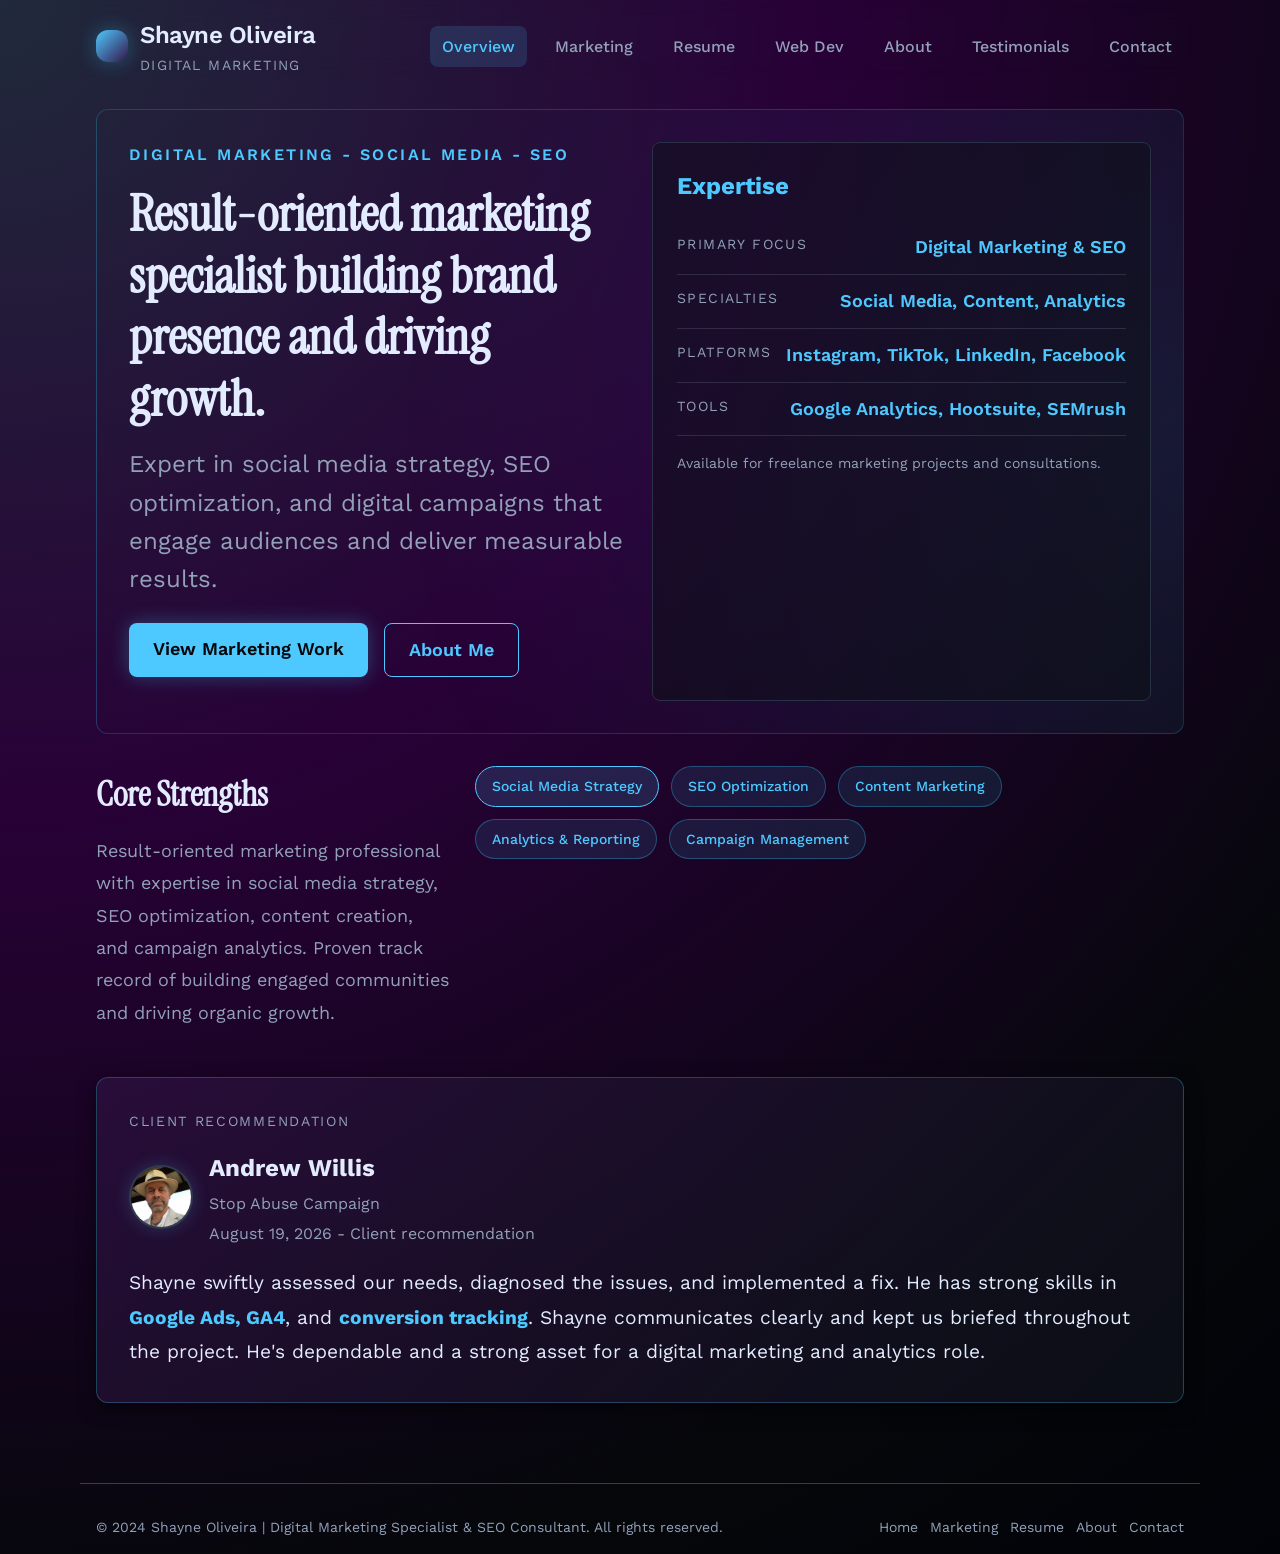
<file: index.html>
﻿<!DOCTYPE html>
<html lang="en">
<head>
  <meta charset="UTF-8" />
  <meta name="viewport" content="width=device-width, initial-scale=1" />
  <meta name="description" content="Digital Marketing Specialist | Social Media, SEO & Content Strategy | Freelance Marketing Services for Brands & Startups" />
  <meta name="keywords" content="digital marketing specialist, social media marketing, SEO specialist, content marketing, digital marketing consultant, social media strategist" />
  <meta name="author" content="Shayne Oliveira" />
  <meta property="og:title" content="Shayne Oliveira | Digital Marketing Specialist & SEO Expert" />
  <meta property="og:description" content="Result-oriented marketing specialist in social media strategy, SEO optimization, and digital campaigns." />
  <meta property="og:type" content="website" />
  <meta property="og:url" content="https://user-ux-lab.github.io/Html-portfolio/" />
  <meta name="language" content="English" />
  <meta name="revisit-after" content="7 days" />
  <meta name="robots" content="index, follow" />
  <title>Digital Marketing Specialist | SEO Expert | Shayne Oliveira</title>
  <link rel="canonical" href="https://user-ux-lab.github.io/Html-portfolio/" />
  <link rel="preconnect" href="https://fonts.googleapis.com" />
  <link rel="preconnect" href="https://fonts.gstatic.com" crossorigin />
  <link href="https://fonts.googleapis.com/css2?family=Work+Sans:wght@300;400;500;600;700&family=Instrument+Serif:ital@0;1&display=swap" rel="stylesheet" />
  <style>
    :root {
      --text-xs: clamp(0.75rem, 0.7rem + 0.25vw, 0.875rem);
      --text-sm: clamp(0.875rem, 0.8rem + 0.35vw, 1rem);
      --text-base: clamp(1rem, 0.95rem + 0.25vw, 1.125rem);
      --text-lg: clamp(1.125rem, 1rem + 0.75vw, 1.5rem);
      --text-xl: clamp(1.5rem, 1.2rem + 1.25vw, 2.25rem);
      --text-2xl: clamp(2rem, 1.2rem + 2.5vw, 3.5rem);

      --space-1: 0.25rem;
      --space-2: 0.5rem;
      --space-3: 0.75rem;
      --space-4: 1rem;
      --space-5: 1.25rem;
      --space-6: 1.5rem;
      --space-8: 2rem;
      --space-10: 2.5rem;
      --space-12: 3rem;
      --space-16: 4rem;

      --color-bg: #05070b;
      --color-surface: #0c1017;
      --color-surface-2: #151b25;
      --color-border: #293244;
      --color-text: #e3ecff;
      --color-text-muted: #92a0b8;
      --color-primary: #4ec9ff;
      --color-primary-hover: #2faee6;
      --color-primary-soft: rgba(78, 201, 255, 0.15);
      --color-purple: #34154a;
      --color-purple-soft: rgba(52, 21, 74, 0.38);
      --color-gold: #f2c46d;

      --radius-sm: 0.375rem;
      --radius-md: 0.5rem;
      --radius-lg: 0.75rem;
      --radius-full: 9999px;

      --shadow-sm: 0 1px 2px rgba(0, 0, 0, 0.35);
      --shadow-md: 0 6px 18px rgba(0, 0, 0, 0.55);
    }

    *, *::before, *::after { box-sizing: border-box; margin: 0; padding: 0; }
    html { text-size-adjust: none; scroll-behavior: smooth; }
    body {
      min-height: 100vh;
      font-family: 'Work Sans', system-ui, -apple-system, BlinkMacSystemFont, 'Segoe UI', sans-serif;
      font-size: var(--text-base);
      line-height: 1.6;
      color: var(--color-text);
      background: radial-gradient(circle at top left, #202a3b 0, #280137 40%, #05070b 80%, #020308 100%);
    }

    a, button { font: inherit; color: inherit; text-decoration: none; border: none; background: none; cursor: pointer; transition: 160ms ease; }

    header {
      max-width: 1120px;
      margin: 0 auto;
      padding: var(--space-4) var(--space-4) 0;
      display: flex;
      align-items: center;
      justify-content: space-between;
      gap: var(--space-4);
      position: sticky;
      top: 0;
      z-index: 10;
      backdrop-filter: blur(10px);
    }

    .logo { display: flex; align-items: center; gap: var(--space-3); }
    .logo a { display: flex; align-items: center; gap: var(--space-3); color: inherit; text-decoration: none; }
    .logo-mark {
      width: 32px; height: 32px; border-radius: var(--radius-lg);
      background: linear-gradient(135deg, var(--color-primary), var(--color-purple));
      box-shadow: 0 0 20px rgba(52, 211, 255, 0.3);
    }
    .logo-type-title { font-weight: 600; font-size: var(--text-lg); letter-spacing: -0.02em; }
    .logo-type-subtitle { font-size: var(--text-xs); color: var(--color-text-muted); text-transform: uppercase; letter-spacing: 0.1em; }

    .nav-links { display: flex; gap: var(--space-4); flex-wrap: wrap; }
    .nav-link {
      font-size: var(--text-sm);
      font-weight: 500;
      color: var(--color-text-muted);
      padding: var(--space-2) var(--space-3);
      border-radius: var(--radius-md);
      transition: all 160ms ease;
    }
    .nav-link:hover { color: var(--color-primary); }
    .nav-link.active { color: var(--color-primary); background: var(--color-primary-soft); }

    .page-shell { max-width: 1120px; margin: 0 auto; padding: var(--space-8) var(--space-4); }

    .hero {
      display: grid;
      grid-template-columns: minmax(0, 1fr) minmax(0, 1fr);
      gap: var(--space-6);
      padding: var(--space-8);
      border-radius: var(--radius-lg);
      background: radial-gradient(circle at right, rgba(52, 211, 255, 0.1) 0%, transparent 70%);
      border: 1px solid rgba(52, 211, 255, 0.2);
      margin-bottom: var(--space-8);
    }

    .hero-text h1 {
      font-family: 'Instrument Serif', serif;
      font-size: var(--text-2xl);
      font-weight: 600;
      line-height: 1.2;
      margin: var(--space-4) 0;
    }

    .highlight {
      color: var(--color-primary);
      font-size: var(--text-sm);
      text-transform: uppercase;
      letter-spacing: 0.15em;
      font-weight: 600;
    }

    .tagline {
      font-size: var(--text-lg);
      color: var(--color-text-muted);
      margin: var(--space-4) 0;
    }

    .hero-actions { display: flex; gap: var(--space-4); margin: var(--space-6) 0; flex-wrap: wrap; }

    .btn-primary {
      padding: 0.75rem 1.5rem;
      background: var(--color-primary);
      color: var(--color-bg);
      border-radius: var(--radius-md);
      font-weight: 600;
      box-shadow: 0 0 20px rgba(52, 211, 255, 0.3);
      display: inline-block;
    }
    .btn-primary:hover { background: var(--color-primary-hover); box-shadow: 0 0 30px rgba(52, 211, 255, 0.5); }

    .btn-outline {
      padding: 0.75rem 1.5rem;
      border: 1px solid var(--color-primary);
      border-radius: var(--radius-md);
      font-weight: 600;
      color: var(--color-primary);
      display: inline-block;
    }
    .btn-outline:hover { background: var(--color-primary-soft); }

    .hero-note {
      font-size: var(--text-xs);
      color: var(--color-text-muted);
      margin-top: var(--space-4);
    }

    .hero-aside {
      padding: var(--space-6);
      background: rgba(12, 16, 23, 0.5);
      border-radius: var(--radius-md);
      border: 1px solid var(--color-border);
    }

    .hero-aside h2 {
      font-size: var(--text-lg);
      margin-bottom: var(--space-4);
      color: var(--color-primary);
    }

    .metric-row {
      display: flex;
      justify-content: space-between;
      padding: var(--space-3) 0;
      border-bottom: 1px solid rgba(147, 160, 184, 0.2);
    }

    .metric-label {
      font-size: var(--text-xs);
      color: var(--color-text-muted);
      text-transform: uppercase;
      letter-spacing: 0.1em;
    }

    .metric-value {
      font-weight: 600;
      color: var(--color-primary);
    }

    .section { margin-bottom: var(--space-12); }
    .section-header {
      display: grid;
      grid-template-columns: minmax(0, 1fr) minmax(0, 2fr);
      gap: var(--space-6);
      margin-bottom: var(--space-6);
      align-items: start;
    }

    .section-header h2 {
      font-family: 'Instrument Serif', serif;
      font-size: var(--text-xl);
      margin-bottom: var(--space-3);
    }

    .section-header p {
      color: var(--color-text-muted);
      line-height: 1.8;
    }

    .pill-list { display: flex; gap: var(--space-3); flex-wrap: wrap; }
    .pill {
      padding: var(--space-2) var(--space-4);
      background: rgba(52, 211, 255, 0.1);
      border: 1px solid rgba(52, 211, 255, 0.3);
      border-radius: var(--radius-full);
      font-size: var(--text-xs);
      font-weight: 500;
      color: var(--color-primary);
    }

    .pill--primary {
      background: var(--color-primary-soft);
      border-color: var(--color-primary);
      color: var(--color-primary);
    }

    .recommendation {
      margin-top: var(--space-12);
      background: linear-gradient(135deg, rgba(52, 21, 74, 0.55), rgba(12, 16, 23, 0.9));
      border: 1px solid rgba(78, 201, 255, 0.28);
      border-radius: var(--radius-lg);
      padding: var(--space-8);
      box-shadow: var(--shadow-md);
      display: block;
      color: inherit;
      transition: transform 160ms ease, border-color 160ms ease, box-shadow 160ms ease;
    }

    .recommendation:hover,
    .recommendation:focus-visible {
      border-color: var(--color-primary);
      box-shadow: 0 0 28px rgba(78, 201, 255, 0.18);
      transform: translateY(-2px);
      outline: none;
    }

    .recommendation-header {
      display: flex;
      align-items: center;
      gap: var(--space-4);
      margin-bottom: var(--space-5);
    }

    .recommendation-avatar {
      width: 64px;
      height: 64px;
      border-radius: 50%;
      overflow: hidden;
      border: 2px solid rgba(255,255,255,0.15);
      box-shadow: 0 0 18px rgba(78,201,255,0.2);
      background: #0f172a;
      flex-shrink: 0;
    }

    .recommendation-avatar img {
      width: 100%;
      height: 100%;
      object-fit: cover;
      display: block;
    }

    .recommendation-person {
      display: flex;
      flex-direction: column;
      gap: var(--space-1);
    }

    .recommendation-name {
      font-weight: 700;
      font-size: var(--text-lg);
    }

    .recommendation-role {
      color: var(--color-text-muted);
      font-size: var(--text-sm);
    }

    .recommendation-body {
      color: var(--color-text);
      font-size: clamp(1rem, 0.95rem + 0.5vw, 1.2rem);
      line-height: 1.8;
      margin: 0;
    }

    .recommendation-body strong {
      color: var(--color-primary);
    }

    .recommendation-label {
      color: var(--color-text-muted);
      font-size: var(--text-xs);
      text-transform: uppercase;
      letter-spacing: 0.12em;
      margin-bottom: var(--space-4);
    }

    footer {
      max-width: 1120px; margin: 0 auto; padding: var(--space-8) var(--space-4) var(--space-4);
      font-size: var(--text-xs); color: var(--color-text-muted); display: flex; justify-content: space-between;
      gap: var(--space-4); border-top: 1px solid rgba(147,160,184,.35); margin-top: var(--space-12);
    }
    .footer-links { display: flex; gap: var(--space-3); flex-wrap: wrap; }

    @media (max-width: 900px) {
      .hero { grid-template-columns: minmax(0,1fr); }
      .section-header { grid-template-columns: minmax(0,1fr); }
      header, footer { flex-direction: column; align-items: flex-start; }
      .hero { padding: var(--space-6); }
    }
    @media (max-width: 600px) {
      .page-shell { padding-inline: var(--space-3); }
      .hero { padding: var(--space-4); }
      .nav-links { gap: var(--space-2); }
      .nav-link { font-size: var(--text-xs); padding: var(--space-2); }
    }
  </style>
</head>
<body>
  <header>
    <div class="logo">
      <a href="index.html">
        <div class="logo-mark" aria-hidden="true"></div>
        <div>
          <div class="logo-type-title">Shayne Oliveira</div>
          <div class="logo-type-subtitle">Digital Marketing</div>
        </div>
      </a>
    </div>
    <nav class="nav-links" aria-label="Primary navigation">
      <a href="index.html" class="nav-link active">Overview</a>
      <a href="marketing.html" class="nav-link">Marketing</a>
      <a href="resume.html" class="nav-link">Resume</a>
      <a href="webdev.html" class="nav-link">Web Dev</a>
      <a href="about.html" class="nav-link">About</a>
      <a href="testimonials.html" class="nav-link">Testimonials</a>
      <a href="contact.html" class="nav-link">Contact</a>
    </nav>
  </header>

  <main class="page-shell">
    <section class="hero" aria-labelledby="hero-title">
      <div class="hero-text">
        <p class="highlight">Digital Marketing - Social Media - SEO</p>
        <h1 id="hero-title">Result-oriented marketing specialist building brand presence and driving growth.</h1>
        <p class="tagline">Expert in social media strategy, SEO optimization, and digital campaigns that engage audiences and deliver measurable results.</p>
        <div class="hero-actions">
          <a href="marketing.html" class="btn-primary">View Marketing Work</a>
          <a href="about.html" class="btn-outline">About Me</a>
        </div>
      </div>
      <aside class="hero-aside" aria-label="Professional snapshot">
        <h2>Expertise</h2>
        <div class="metric-row"><span class="metric-label">Primary Focus</span><span class="metric-value">Digital Marketing & SEO</span></div>
        <div class="metric-row"><span class="metric-label">Specialties</span><span class="metric-value">Social Media, Content, Analytics</span></div>
        <div class="metric-row"><span class="metric-label">Platforms</span><span class="metric-value">Instagram, TikTok, LinkedIn, Facebook</span></div>
        <div class="metric-row"><span class="metric-label">Tools</span><span class="metric-value">Google Analytics, Hootsuite, SEMrush</span></div>
        <p class="hero-note">Available for freelance marketing projects and consultations.</p>
      </aside>
    </section>

    <section class="section" aria-labelledby="skills-title">
      <div class="section-header">
        <div>
          <h2 id="skills-title">Core Strengths</h2>
          <p>Result-oriented marketing professional with expertise in social media strategy, SEO optimization, content creation, and campaign analytics. Proven track record of building engaged communities and driving organic growth.</p>
        </div>
        <div class="pill-list">
          <span class="pill pill--primary">Social Media Strategy</span>
          <span class="pill">SEO Optimization</span>
          <span class="pill">Content Marketing</span>
          <span class="pill">Analytics & Reporting</span>
          <span class="pill">Campaign Management</span>
        </div>
      </div>
    </section>

    <a class="recommendation" href="https://stopabusecampaign.org/stop-abuse-campaign-board/andrew-willis/" target="_blank" rel="noopener noreferrer" aria-label="Read Andrew Willis's recommendation on the Stop Abuse Campaign website">
      <div class="recommendation-label">Client recommendation</div>
      <div class="recommendation-header">
        <div class="recommendation-avatar" aria-hidden="true">
          <img src="assets/images/andrew-j.s.-willis.webp" alt="Andrew Willis portrait" />
        </div>
        <div class="recommendation-person">
          <div class="recommendation-name">Andrew Willis</div>
          <div class="recommendation-role">Stop Abuse Campaign</div>
          <div class="recommendation-role">August 19, 2026 - Client recommendation</div>
        </div>
      </div>
      <p class="recommendation-body">
        Shayne swiftly assessed our needs, diagnosed the issues, and implemented a fix. He has strong skills in
        <strong>Google Ads, GA4</strong>, and <strong>conversion tracking</strong>. Shayne communicates clearly and kept us briefed throughout the project.
        He's dependable and a strong asset for a digital marketing and analytics role.
      </p>
    </a>
  </main>

  <footer role="contentinfo">
    <div>&copy; 2024 Shayne Oliveira | Digital Marketing Specialist & SEO Consultant. All rights reserved.</div>
    <div class="footer-links">
      <a href="index.html">Home</a>
      <a href="marketing.html">Marketing</a>
      <a href="resume.html">Resume</a>
      <a href="about.html">About</a>
      <a href="contact.html">Contact</a>
    </div>
  </footer>

  <script>
    // Set active nav link based on current page
    document.querySelectorAll('.nav-link').forEach(link => {
      const href = link.getAttribute('href');
      const currentPage = window.location.pathname.split('/').pop() || 'index.html';
      if ((href === '/' && (currentPage === '' || currentPage === 'index.html')) || href === currentPage) {
        link.classList.add('active');
      } else {
        link.classList.remove('active');
      }
    });
  </script>
</body>
</html>
</file>
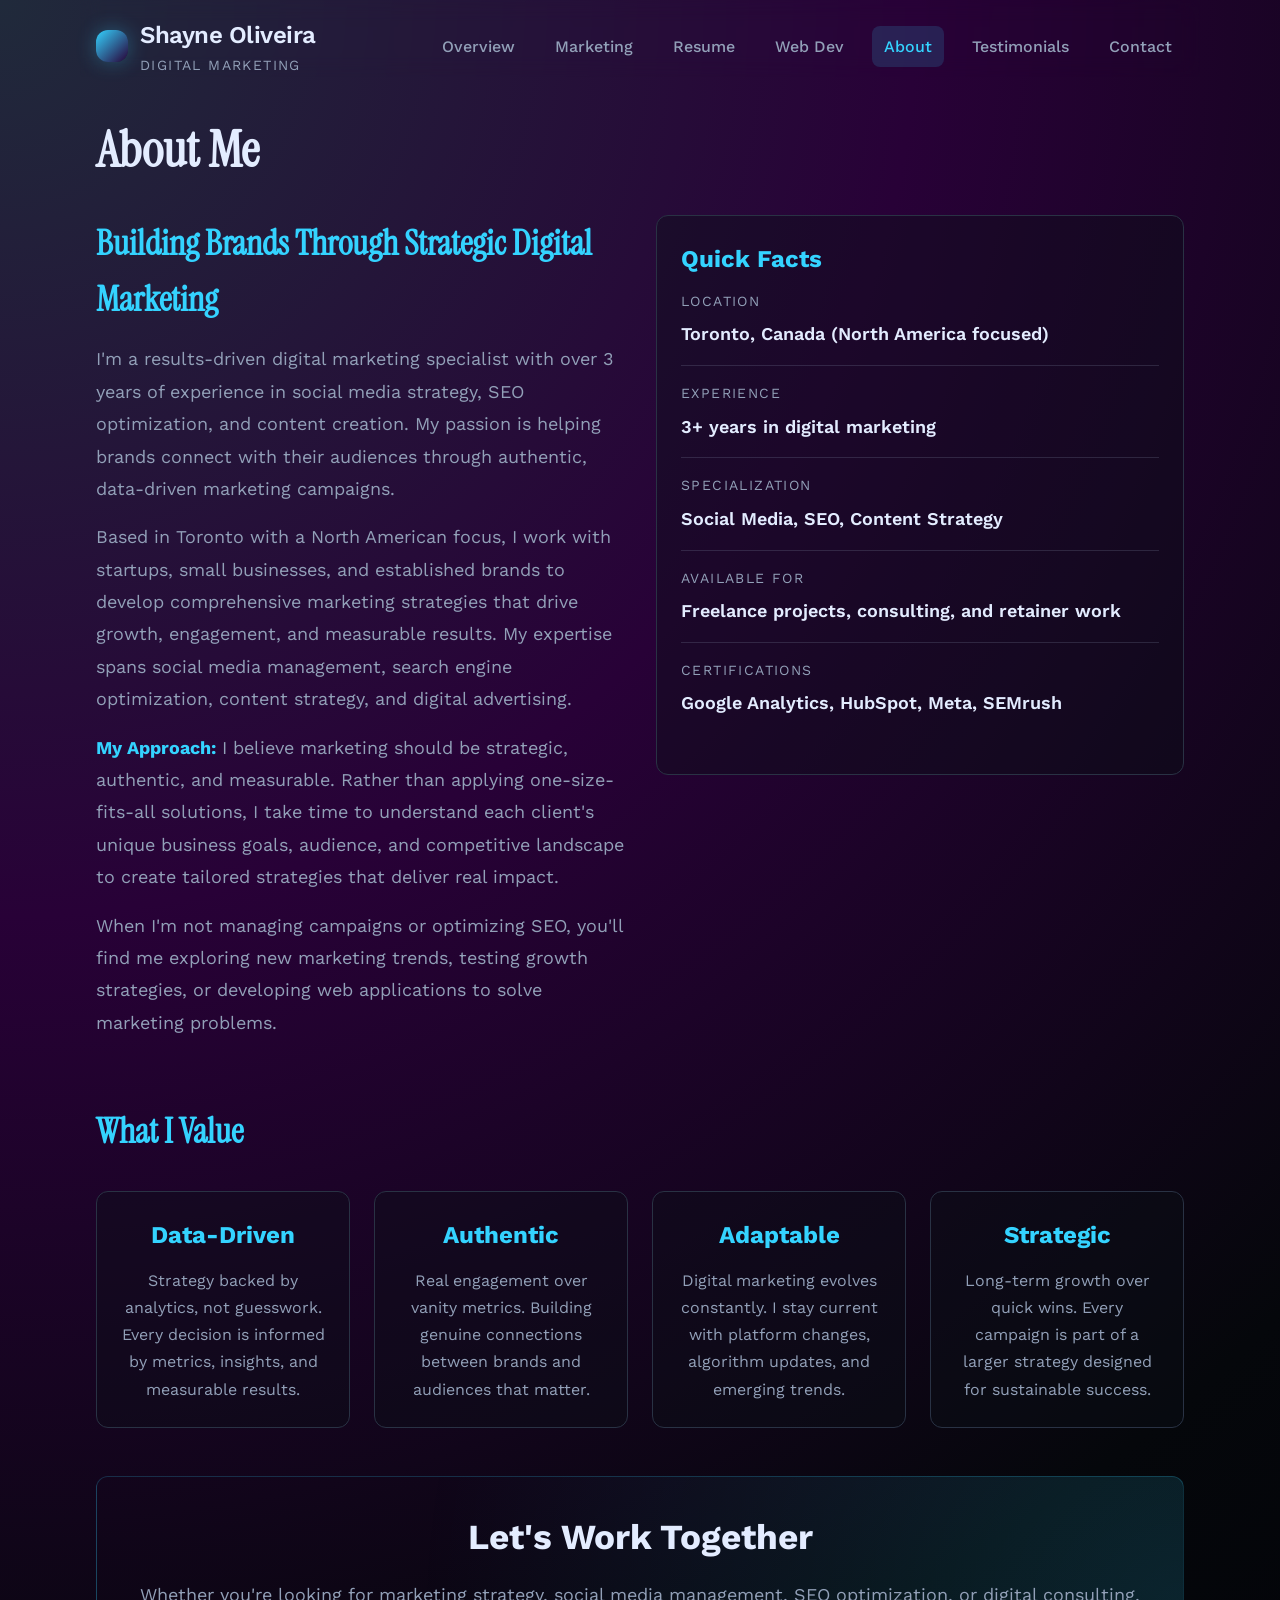
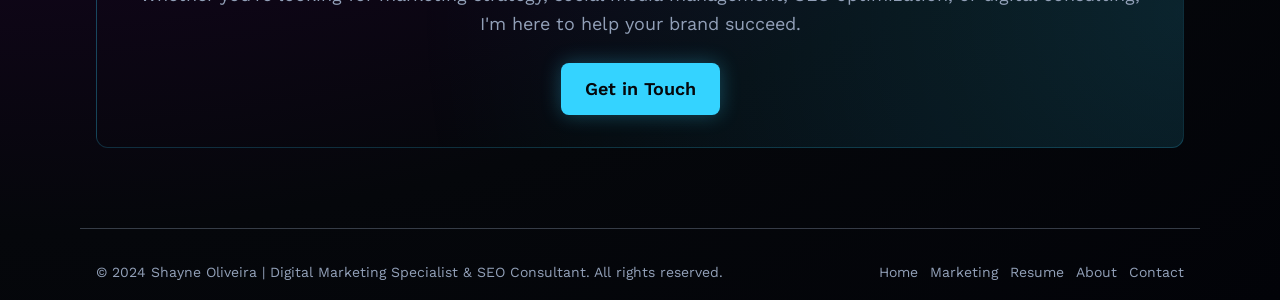
<file: about.html>
﻿<!DOCTYPE html>
<html lang="en">
<head>
  <meta charset="UTF-8" />
  <meta name="viewport" content="width=device-width, initial-scale=1" />
  <meta name="description" content="About Shayne Oliveira | Digital Marketing Specialist with 3+ years of experience in social media strategy, SEO, and brand building. Learn about my background and approach." />
  <meta name="keywords" content="Shayne Oliveira, digital marketing specialist, marketing professional, social media expert, about, biography, background" />
  <meta name="author" content="Shayne Oliveira" />
  <meta property="og:title" content="About Me | Digital Marketing Specialist | Shayne Oliveira" />
  <meta property="og:description" content="Learn about Shayne Oliveira's background in digital marketing, social media strategy, and SEO optimization." />
  <meta property="og:type" content="website" />
  <meta property="og:url" content="https://user-ux-lab.github.io/Html-portfolio/about.html" />
  <title>About Me | Digital Marketing Professional | Shayne Oliveira</title>
  <link rel="canonical" href="https://user-ux-lab.github.io/Html-portfolio/about.html" />
  <link rel="preconnect" href="https://fonts.googleapis.com" />
  <link rel="preconnect" href="https://fonts.gstatic.com" crossorigin />
  <link href="https://fonts.googleapis.com/css2?family=Work+Sans:wght@300;400;500;600;700&family=Instrument+Serif:ital@0;1&display=swap" rel="stylesheet" />
  <style>
    :root {
      --text-xs: clamp(0.75rem, 0.7rem + 0.25vw, 0.875rem);
      --text-sm: clamp(0.875rem, 0.8rem + 0.35vw, 1rem);
      --text-base: clamp(1rem, 0.95rem + 0.25vw, 1.125rem);
      --text-lg: clamp(1.125rem, 1rem + 0.75vw, 1.5rem);
      --text-xl: clamp(1.5rem, 1.2rem + 1.25vw, 2.25rem);
      --text-2xl: clamp(2rem, 1.2rem + 2.5vw, 3.5rem);

      --space-1: 0.25rem;
      --space-2: 0.5rem;
      --space-3: 0.75rem;
      --space-4: 1rem;
      --space-5: 1.25rem;
      --space-6: 1.5rem;
      --space-8: 2rem;
      --space-10: 2.5rem;
      --space-12: 3rem;
      --space-16: 4rem;

      --color-bg: #05070b;
      --color-surface: #0c1017;
      --color-surface-2: #151b25;
      --color-border: #293244;
      --color-text: #e3ecff;
      --color-text-muted: #92a0b8;
      --color-primary: #34d3ff;
      --color-primary-hover: #1ca7d1;
      --color-primary-soft: rgba(52, 211, 255, 0.15);
      --color-purple: #280137;
      --color-purple-soft: rgba(40, 1, 55, 0.3);

      --radius-sm: 0.375rem;
      --radius-md: 0.5rem;
      --radius-lg: 0.75rem;
      --radius-full: 9999px;

      --shadow-sm: 0 1px 2px rgba(0, 0, 0, 0.35);
      --shadow-md: 0 6px 18px rgba(0, 0, 0, 0.55);
    }

    *, *::before, *::after { box-sizing: border-box; margin: 0; padding: 0; }
    html { text-size-adjust: none; scroll-behavior: smooth; }
    body {
      min-height: 100vh;
      font-family: 'Work Sans', system-ui, -apple-system, BlinkMacSystemFont, 'Segoe UI', sans-serif;
      font-size: var(--text-base);
      line-height: 1.6;
      color: var(--color-text);
      background: radial-gradient(circle at top left, #202a3b 0, #280137 40%, #05070b 80%, #020308 100%);
    }

    a, button { font: inherit; color: inherit; text-decoration: none; border: none; background: none; cursor: pointer; transition: 160ms ease; }

    header {
      max-width: 1120px;
      margin: 0 auto;
      padding: var(--space-4) var(--space-4) 0;
      display: flex;
      align-items: center;
      justify-content: space-between;
      gap: var(--space-4);
      position: sticky;
      top: 0;
      z-index: 10;
      backdrop-filter: blur(10px);
    }

    .logo { display: flex; align-items: center; gap: var(--space-3); }
    .logo a { display: flex; align-items: center; gap: var(--space-3); color: inherit; text-decoration: none; }
    .logo-mark {
      width: 32px; height: 32px; border-radius: var(--radius-lg);
      background: linear-gradient(135deg, var(--color-primary), var(--color-purple));
      box-shadow: 0 0 20px rgba(52, 211, 255, 0.3);
    }
    .logo-type-title { font-weight: 600; font-size: var(--text-lg); letter-spacing: -0.02em; }
    .logo-type-subtitle { font-size: var(--text-xs); color: var(--color-text-muted); text-transform: uppercase; letter-spacing: 0.1em; }

    .nav-links { display: flex; gap: var(--space-4); flex-wrap: wrap; }
    .nav-link {
      font-size: var(--text-sm);
      font-weight: 500;
      color: var(--color-text-muted);
      padding: var(--space-2) var(--space-3);
      border-radius: var(--radius-md);
      transition: all 160ms ease;
    }
    .nav-link:hover { color: var(--color-primary); }
    .nav-link.active { color: var(--color-primary); background: var(--color-primary-soft); }

    .page-shell { max-width: 1120px; margin: 0 auto; padding: var(--space-8) var(--space-4); }

    .page-title {
      font-family: 'Instrument Serif', serif;
      font-size: var(--text-2xl);
      margin-bottom: var(--space-6);
    }

    .about-grid {
      display: grid;
      grid-template-columns: minmax(0, 1fr) minmax(0, 1fr);
      gap: var(--space-8);
      margin-bottom: var(--space-12);
      align-items: start;
    }

    .about-text h2 {
      font-family: 'Instrument Serif', serif;
      font-size: var(--text-xl);
      color: var(--color-primary);
      margin-bottom: var(--space-4);
    }

    .about-text p {
      color: var(--color-text-muted);
      line-height: 1.8;
      margin-bottom: var(--space-4);
    }

    .about-text strong { color: var(--color-primary); }

    .about-sidebar {
      padding: var(--space-6);
      background: rgba(12, 16, 23, 0.4);
      border: 1px solid var(--color-border);
      border-radius: var(--radius-lg);
    }

    .about-sidebar h3 {
      font-size: var(--text-lg);
      color: var(--color-primary);
      margin-bottom: var(--space-3);
    }

    .sidebar-item {
      margin-bottom: var(--space-4);
      padding-bottom: var(--space-4);
      border-bottom: 1px solid rgba(147, 160, 184, 0.2);
    }

    .sidebar-item:last-child { border-bottom: none; }
    .sidebar-label { font-size: var(--text-xs); color: var(--color-text-muted); text-transform: uppercase; letter-spacing: 0.1em; margin-bottom: var(--space-2); }
    .sidebar-value { font-weight: 600; }

    .values-grid {
      display: grid;
      grid-template-columns: repeat(auto-fit, minmax(200px, 1fr));
      gap: var(--space-6);
      margin-top: var(--space-8);
    }

    .value-card {
      padding: var(--space-6);
      background: rgba(12, 16, 23, 0.4);
      border: 1px solid var(--color-border);
      border-radius: var(--radius-lg);
      text-align: center;
    }

    .value-card h3 {
      font-size: var(--text-lg);
      color: var(--color-primary);
      margin-bottom: var(--space-3);
    }

    .value-card p {
      color: var(--color-text-muted);
      font-size: var(--text-sm);
      line-height: 1.7;
    }

    .cta-section {
      padding: var(--space-8);
      background: radial-gradient(circle at right, rgba(52, 211, 255, 0.15) 0%, transparent 70%);
      border: 1px solid rgba(52, 211, 255, 0.2);
      border-radius: var(--radius-lg);
      text-align: center;
    }

    .cta-section h3 { font-size: var(--text-xl); margin-bottom: var(--space-4); }
    .cta-section p { color: var(--color-text-muted); margin-bottom: var(--space-6); }

    .btn-primary {
      padding: 0.75rem 1.5rem;
      background: var(--color-primary);
      color: var(--color-bg);
      border-radius: var(--radius-md);
      font-weight: 600;
      box-shadow: 0 0 20px rgba(52, 211, 255, 0.3);
      display: inline-block;
    }
    .btn-primary:hover { background: var(--color-primary-hover); box-shadow: 0 0 30px rgba(52, 211, 255, 0.5); }

    footer {
      max-width: 1120px; margin: 0 auto; padding: var(--space-8) var(--space-4) var(--space-4);
      font-size: var(--text-xs); color: var(--color-text-muted); display: flex; justify-content: space-between;
      gap: var(--space-4); border-top: 1px solid rgba(147,160,184,.35); margin-top: var(--space-12);
    }
    .footer-links { display: flex; gap: var(--space-3); flex-wrap: wrap; }

    @media (max-width: 900px) {
      .page-shell { padding-inline: var(--space-4); }
      header, footer { flex-direction: column; align-items: flex-start; }
      .about-grid { grid-template-columns: 1fr; }
    }
    @media (max-width: 600px) {
      .page-shell { padding-inline: var(--space-3); }
      .nav-links { gap: var(--space-2); }
      .nav-link { font-size: var(--text-xs); padding: var(--space-2); }
      .values-grid { grid-template-columns: 1fr; }
    }
  </style>
</head>
<body>
  <header>
    <div class="logo">
      <a href="index.html">
        <div class="logo-mark" aria-hidden="true"></div>
        <div>
          <div class="logo-type-title">Shayne Oliveira</div>
          <div class="logo-type-subtitle">Digital Marketing</div>
        </div>
      </a>
    </div>
    <nav class="nav-links" aria-label="Primary navigation">
      <a href="index.html" class="nav-link">Overview</a>
      <a href="marketing.html" class="nav-link">Marketing</a>
      <a href="resume.html" class="nav-link">Resume</a>
      <a href="webdev.html" class="nav-link">Web Dev</a>
      <a href="about.html" class="nav-link active">About</a>
      <a href="testimonials.html" class="nav-link">Testimonials</a>
      <a href="contact.html" class="nav-link">Contact</a>
    </nav>
  </header>

  <main class="page-shell">
    <h1 class="page-title">About Me</h1>

    <div class="about-grid">
      <div class="about-text">
        <h2>Building Brands Through Strategic Digital Marketing</h2>
        <p>I'm a results-driven digital marketing specialist with over 3 years of experience in social media strategy, SEO optimization, and content creation. My passion is helping brands connect with their audiences through authentic, data-driven marketing campaigns.</p>
        <p>Based in Toronto with a North American focus, I work with startups, small businesses, and established brands to develop comprehensive marketing strategies that drive growth, engagement, and measurable results. My expertise spans social media management, search engine optimization, content strategy, and digital advertising.</p>
        <p><strong>My Approach:</strong> I believe marketing should be strategic, authentic, and measurable. Rather than applying one-size-fits-all solutions, I take time to understand each client's unique business goals, audience, and competitive landscape to create tailored strategies that deliver real impact.</p>
        <p>When I'm not managing campaigns or optimizing SEO, you'll find me exploring new marketing trends, testing growth strategies, or developing web applications to solve marketing problems.</p>
      </div>

      <aside class="about-sidebar">
        <h3>Quick Facts</h3>
        <div class="sidebar-item">
          <div class="sidebar-label">Location</div>
          <div class="sidebar-value">Toronto, Canada (North America focused)</div>
        </div>
        <div class="sidebar-item">
          <div class="sidebar-label">Experience</div>
          <div class="sidebar-value">3+ years in digital marketing</div>
        </div>
        <div class="sidebar-item">
          <div class="sidebar-label">Specialization</div>
          <div class="sidebar-value">Social Media, SEO, Content Strategy</div>
        </div>
        <div class="sidebar-item">
          <div class="sidebar-label">Available For</div>
          <div class="sidebar-value">Freelance projects, consulting, and retainer work</div>
        </div>
        <div class="sidebar-item">
          <div class="sidebar-label">Certifications</div>
          <div class="sidebar-value">Google Analytics, HubSpot, Meta, SEMrush</div>
        </div>
      </aside>
    </div>

    <section aria-labelledby="values-title">
      <h2 id="values-title" style="font-family: 'Instrument Serif', serif; font-size: var(--text-xl); color: var(--color-primary); margin-bottom: var(--space-6);">What I Value</h2>
      <div class="values-grid">
        <div class="value-card">
          <h3>Data-Driven</h3>
          <p>Strategy backed by analytics, not guesswork. Every decision is informed by metrics, insights, and measurable results.</p>
        </div>
        <div class="value-card">
          <h3>Authentic</h3>
          <p>Real engagement over vanity metrics. Building genuine connections between brands and audiences that matter.</p>
        </div>
        <div class="value-card">
          <h3>Adaptable</h3>
          <p>Digital marketing evolves constantly. I stay current with platform changes, algorithm updates, and emerging trends.</p>
        </div>
        <div class="value-card">
          <h3>Strategic</h3>
          <p>Long-term growth over quick wins. Every campaign is part of a larger strategy designed for sustainable success.</p>
        </div>
      </div>
    </section>

    <section class="cta-section" style="margin-top: var(--space-12);" aria-labelledby="cta-title">
      <h3 id="cta-title">Let's Work Together</h3>
      <p>Whether you're looking for marketing strategy, social media management, SEO optimization, or digital consulting, I'm here to help your brand succeed.</p>
      <a href="contact.html" class="btn-primary">Get in Touch</a>
    </section>
  </main>

  <footer role="contentinfo">
    <div>&copy; 2024 Shayne Oliveira | Digital Marketing Specialist & SEO Consultant. All rights reserved.</div>
    <div class="footer-links">
      <a href="index.html">Home</a>
      <a href="marketing.html">Marketing</a>
      <a href="resume.html">Resume</a>
      <a href="about.html">About</a>
      <a href="contact.html">Contact</a>
    </div>
  </footer>

  <script>
    document.querySelectorAll('.nav-link').forEach(link => {
      const href = link.getAttribute('href');
      const currentPage = window.location.pathname.split('/').pop() || 'index.html';
      if ((href === '/' && (currentPage === '' || currentPage === 'index.html')) || href === currentPage) {
        link.classList.add('active');
      } else {
        link.classList.remove('active');
      }
    });
  </script>
</body>
</html>
</file>
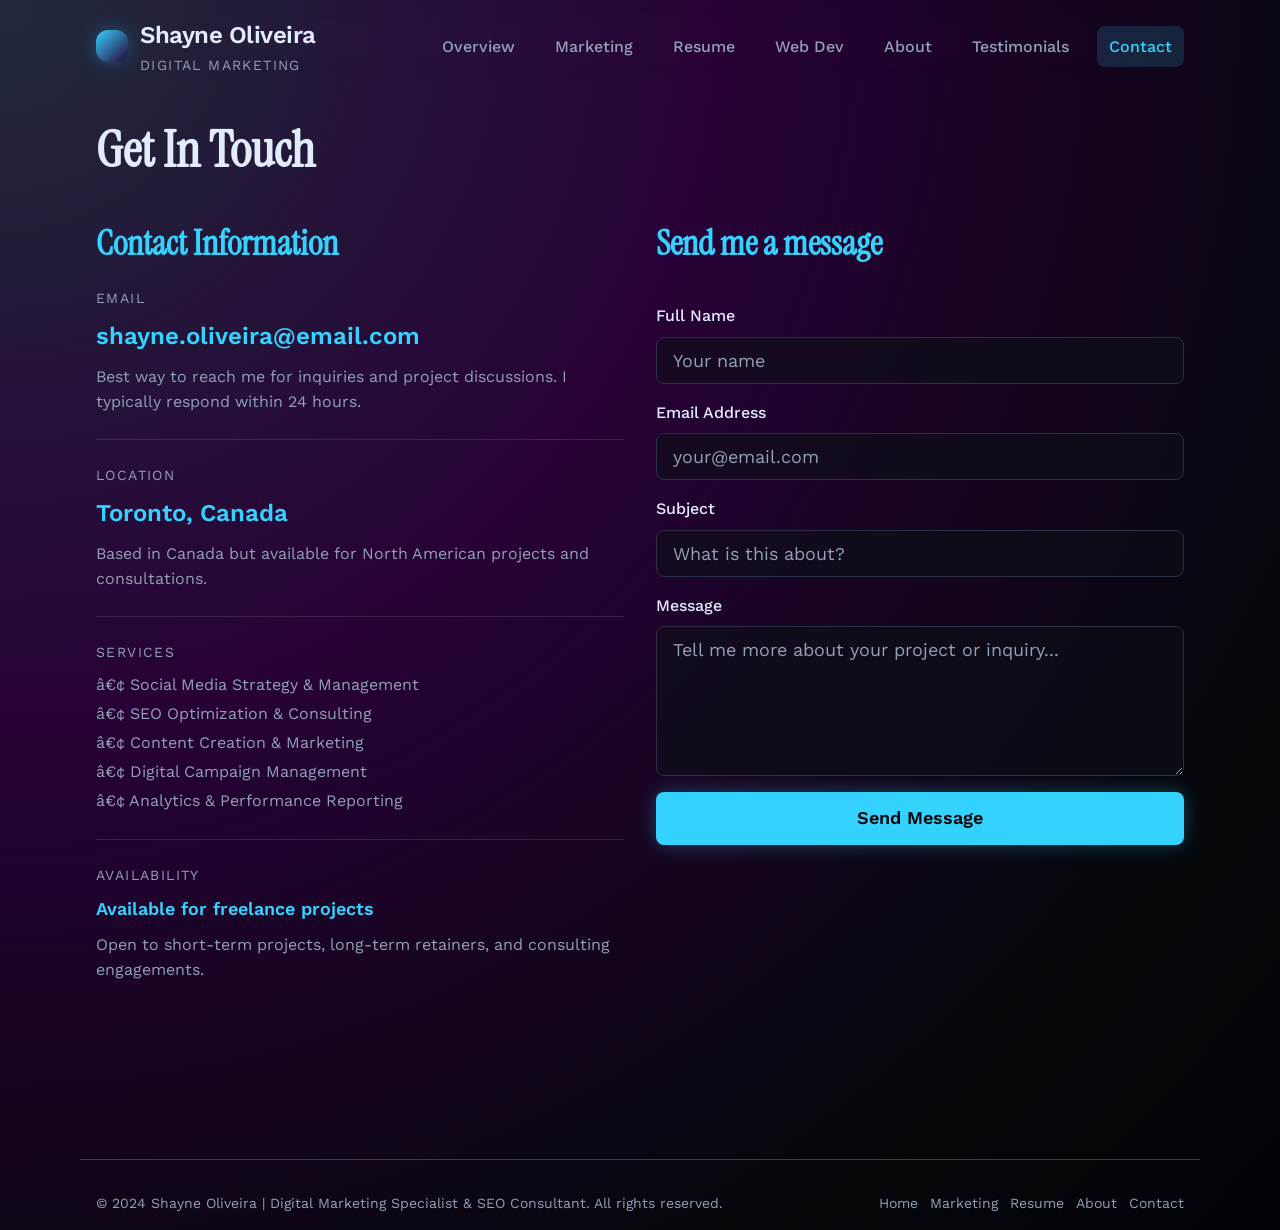
<file: contact.html>
﻿<!DOCTYPE html>
<html lang="en">
<head>
  <meta charset="UTF-8" />
  <meta name="viewport" content="width=device-width, initial-scale=1" />
  <meta name="description" content="Contact Shayne Oliveira | Get in touch for digital marketing services, social media strategy, or SEO consulting. Available for freelance projects and collaborations." />
  <meta name="keywords" content="contact marketing specialist, hire digital marketer, social media consultant, SEO services contact, freelance marketing" />
  <meta name="author" content="Shayne Oliveira" />
  <meta property="og:title" content="Contact Me | Get in Touch | Shayne Oliveira" />
  <meta property="og:description" content="Reach out to discuss your digital marketing needs, SEO strategy, or social media services." />
  <meta property="og:type" content="website" />
  <meta property="og:url" content="https://user-ux-lab.github.io/Html-portfolio/contact.html" />
  <title>Contact Me | Digital Marketing Specialist | Shayne Oliveira</title>
  <link rel="canonical" href="https://user-ux-lab.github.io/Html-portfolio/contact.html" />
  <link rel="preconnect" href="https://fonts.googleapis.com" />
  <link rel="preconnect" href="https://fonts.gstatic.com" crossorigin />
  <link href="https://fonts.googleapis.com/css2?family=Work+Sans:wght@300;400;500;600;700&family=Instrument+Serif:ital@0;1&display=swap" rel="stylesheet" />
  <style>
    :root {
      --text-xs: clamp(0.75rem, 0.7rem + 0.25vw, 0.875rem);
      --text-sm: clamp(0.875rem, 0.8rem + 0.35vw, 1rem);
      --text-base: clamp(1rem, 0.95rem + 0.25vw, 1.125rem);
      --text-lg: clamp(1.125rem, 1rem + 0.75vw, 1.5rem);
      --text-xl: clamp(1.5rem, 1.2rem + 1.25vw, 2.25rem);
      --text-2xl: clamp(2rem, 1.2rem + 2.5vw, 3.5rem);

      --space-1: 0.25rem;
      --space-2: 0.5rem;
      --space-3: 0.75rem;
      --space-4: 1rem;
      --space-5: 1.25rem;
      --space-6: 1.5rem;
      --space-8: 2rem;
      --space-10: 2.5rem;
      --space-12: 3rem;
      --space-16: 4rem;

      --color-bg: #05070b;
      --color-surface: #0c1017;
      --color-surface-2: #151b25;
      --color-border: #293244;
      --color-text: #e3ecff;
      --color-text-muted: #92a0b8;
      --color-primary: #34d3ff;
      --color-primary-hover: #1ca7d1;
      --color-primary-soft: rgba(52, 211, 255, 0.15);
      --color-purple: #280137;
      --color-purple-soft: rgba(40, 1, 55, 0.3);

      --radius-sm: 0.375rem;
      --radius-md: 0.5rem;
      --radius-lg: 0.75rem;
      --radius-full: 9999px;

      --shadow-sm: 0 1px 2px rgba(0, 0, 0, 0.35);
      --shadow-md: 0 6px 18px rgba(0, 0, 0, 0.55);
    }

    *, *::before, *::after { box-sizing: border-box; margin: 0; padding: 0; }
    html { text-size-adjust: none; scroll-behavior: smooth; }
    body {
      min-height: 100vh;
      font-family: 'Work Sans', system-ui, -apple-system, BlinkMacSystemFont, 'Segoe UI', sans-serif;
      font-size: var(--text-base);
      line-height: 1.6;
      color: var(--color-text);
      background: radial-gradient(circle at top left, #202a3b 0, #280137 40%, #05070b 80%, #020308 100%);
    }

    a, button { font: inherit; color: inherit; text-decoration: none; border: none; background: none; cursor: pointer; transition: 160ms ease; }

    header {
      max-width: 1120px;
      margin: 0 auto;
      padding: var(--space-4) var(--space-4) 0;
      display: flex;
      align-items: center;
      justify-content: space-between;
      gap: var(--space-4);
      position: sticky;
      top: 0;
      z-index: 10;
      backdrop-filter: blur(10px);
    }

    .logo { display: flex; align-items: center; gap: var(--space-3); }
    .logo a { display: flex; align-items: center; gap: var(--space-3); color: inherit; text-decoration: none; }
    .logo-mark {
      width: 32px; height: 32px; border-radius: var(--radius-lg);
      background: linear-gradient(135deg, var(--color-primary), var(--color-purple));
      box-shadow: 0 0 20px rgba(52, 211, 255, 0.3);
    }
    .logo-type-title { font-weight: 600; font-size: var(--text-lg); letter-spacing: -0.02em; }
    .logo-type-subtitle { font-size: var(--text-xs); color: var(--color-text-muted); text-transform: uppercase; letter-spacing: 0.1em; }

    .nav-links { display: flex; gap: var(--space-4); flex-wrap: wrap; }
    .nav-link {
      font-size: var(--text-sm);
      font-weight: 500;
      color: var(--color-text-muted);
      padding: var(--space-2) var(--space-3);
      border-radius: var(--radius-md);
      transition: all 160ms ease;
    }
    .nav-link:hover { color: var(--color-primary); }
    .nav-link.active { color: var(--color-primary); background: var(--color-primary-soft); }

    .page-shell { max-width: 1120px; margin: 0 auto; padding: var(--space-8) var(--space-4); }

    .page-title {
      font-family: 'Instrument Serif', serif;
      font-size: var(--text-2xl);
      margin-bottom: var(--space-6);
    }

    .contact-grid {
      display: grid;
      grid-template-columns: minmax(0, 1fr) minmax(0, 1fr);
      gap: var(--space-8);
      margin-bottom: var(--space-12);
    }

    .contact-info h2 {
      font-family: 'Instrument Serif', serif;
      font-size: var(--text-xl);
      color: var(--color-primary);
      margin-bottom: var(--space-4);
    }

    .contact-method {
      margin-bottom: var(--space-6);
      padding-bottom: var(--space-6);
      border-bottom: 1px solid rgba(147, 160, 184, 0.2);
    }

    .contact-method:last-child { border-bottom: none; }

    .contact-label {
      font-size: var(--text-xs);
      color: var(--color-text-muted);
      text-transform: uppercase;
      letter-spacing: 0.1em;
      margin-bottom: var(--space-2);
    }

    .contact-value {
      font-weight: 600;
      font-size: var(--text-lg);
      color: var(--color-primary);
    }

    .contact-value a {
      transition: all 160ms ease;
    }

    .contact-value a:hover {
      color: var(--color-primary-hover);
      text-decoration: underline;
    }

    .contact-form {
      display: flex;
      flex-direction: column;
      gap: var(--space-4);
    }

    .form-group { display: flex; flex-direction: column; gap: var(--space-2); }
    .form-label {
      font-weight: 500;
      font-size: var(--text-sm);
      color: var(--color-text);
    }

    .form-input, .form-textarea {
      padding: 0.75rem 1rem;
      background: rgba(12, 16, 23, 0.6);
      border: 1px solid var(--color-border);
      border-radius: var(--radius-md);
      color: var(--color-text);
      font-family: inherit;
      font-size: var(--text-base);
      transition: all 160ms ease;
    }

    .form-input::placeholder, .form-textarea::placeholder {
      color: var(--color-text-muted);
    }

    .form-input:focus, .form-textarea:focus {
      outline: none;
      border-color: var(--color-primary);
      background: rgba(52, 211, 255, 0.05);
      box-shadow: 0 0 0 3px var(--color-primary-soft);
    }

    .form-textarea { resize: vertical; min-height: 150px; }

    .btn-submit {
      padding: 0.75rem 1.5rem;
      background: var(--color-primary);
      color: var(--color-bg);
      border-radius: var(--radius-md);
      font-weight: 600;
      font-size: var(--text-base);
      box-shadow: 0 0 20px rgba(52, 211, 255, 0.3);
      cursor: pointer;
      transition: all 160ms ease;
    }

    .btn-submit:hover {
      background: var(--color-primary-hover);
      box-shadow: 0 0 30px rgba(52, 211, 255, 0.5);
    }

    .form-success {
      padding: var(--space-4);
      background: rgba(52, 211, 255, 0.1);
      border: 1px solid rgba(52, 211, 255, 0.5);
      border-radius: var(--radius-md);
      color: var(--color-primary);
      text-align: center;
      display: none;
    }

    footer {
      max-width: 1120px; margin: 0 auto; padding: var(--space-8) var(--space-4) var(--space-4);
      font-size: var(--text-xs); color: var(--color-text-muted); display: flex; justify-content: space-between;
      gap: var(--space-4); border-top: 1px solid rgba(147,160,184,.35); margin-top: var(--space-12);
    }
    .footer-links { display: flex; gap: var(--space-3); flex-wrap: wrap; }

    @media (max-width: 900px) {
      .page-shell { padding-inline: var(--space-4); }
      header, footer { flex-direction: column; align-items: flex-start; }
      .contact-grid { grid-template-columns: 1fr; }
    }
    @media (max-width: 600px) {
      .page-shell { padding-inline: var(--space-3); }
      .nav-links { gap: var(--space-2); }
      .nav-link { font-size: var(--text-xs); padding: var(--space-2); }
    }
  </style>
</head>
<body>
  <header>
    <div class="logo">
      <a href="index.html">
        <div class="logo-mark" aria-hidden="true"></div>
        <div>
          <div class="logo-type-title">Shayne Oliveira</div>
          <div class="logo-type-subtitle">Digital Marketing</div>
        </div>
      </a>
    </div>
    <nav class="nav-links" aria-label="Primary navigation">
      <a href="index.html" class="nav-link">Overview</a>
      <a href="marketing.html" class="nav-link">Marketing</a>
      <a href="resume.html" class="nav-link">Resume</a>
      <a href="webdev.html" class="nav-link">Web Dev</a>
      <a href="about.html" class="nav-link">About</a>
      <a href="testimonials.html" class="nav-link">Testimonials</a>
      <a href="contact.html" class="nav-link active">Contact</a>
    </nav>
  </header>

  <main class="page-shell">
    <h1 class="page-title">Get In Touch</h1>

    <div class="contact-grid">
      <div class="contact-info">
        <h2>Contact Information</h2>
        
        <div class="contact-method">
          <div class="contact-label">Email</div>
          <div class="contact-value">
            <a href="mailto:shayne@example.com">shayne.oliveira@email.com</a>
          </div>
          <p style="font-size: var(--text-sm); color: var(--color-text-muted); margin-top: var(--space-2);">
            Best way to reach me for inquiries and project discussions. I typically respond within 24 hours.
          </p>
        </div>

        <div class="contact-method">
          <div class="contact-label">Location</div>
          <div class="contact-value">Toronto, Canada</div>
          <p style="font-size: var(--text-sm); color: var(--color-text-muted); margin-top: var(--space-2);">
            Based in Canada but available for North American projects and consultations.
          </p>
        </div>

        <div class="contact-method">
          <div class="contact-label">Services</div>
          <div style="font-size: var(--text-sm); color: var(--color-text-muted); margin-top: var(--space-2); line-height: 1.8;">
            <p>â€¢ Social Media Strategy & Management</p>
            <p>â€¢ SEO Optimization & Consulting</p>
            <p>â€¢ Content Creation & Marketing</p>
            <p>â€¢ Digital Campaign Management</p>
            <p>â€¢ Analytics & Performance Reporting</p>
          </div>
        </div>

        <div class="contact-method">
          <div class="contact-label">Availability</div>
          <div class="contact-value" style="font-size: var(--text-base);">Available for freelance projects</div>
          <p style="font-size: var(--text-sm); color: var(--color-text-muted); margin-top: var(--space-2);">
            Open to short-term projects, long-term retainers, and consulting engagements.
          </p>
        </div>
      </div>

      <form class="contact-form" id="contactForm" aria-label="Contact form">
        <h2 style="font-family: 'Instrument Serif', serif; font-size: var(--text-xl); color: var(--color-primary); margin-bottom: var(--space-4);">Send me a message</h2>

        <div class="form-success" id="formSuccess">
          Thank you for reaching out! I'll get back to you as soon as possible.
        </div>

        <div class="form-group">
          <label for="name" class="form-label">Full Name</label>
          <input type="text" id="name" name="name" class="form-input" placeholder="Your name" required />
        </div>

        <div class="form-group">
          <label for="email" class="form-label">Email Address</label>
          <input type="email" id="email" name="email" class="form-input" placeholder="your@email.com" required />
        </div>

        <div class="form-group">
          <label for="subject" class="form-label">Subject</label>
          <input type="text" id="subject" name="subject" class="form-input" placeholder="What is this about?" required />
        </div>

        <div class="form-group">
          <label for="message" class="form-label">Message</label>
          <textarea id="message" name="message" class="form-textarea" placeholder="Tell me more about your project or inquiry..." required></textarea>
        </div>

        <button type="submit" class="btn-submit">Send Message</button>
      </form>
    </div>
  </main>

  <footer role="contentinfo">
    <div>&copy; 2024 Shayne Oliveira | Digital Marketing Specialist & SEO Consultant. All rights reserved.</div>
    <div class="footer-links">
      <a href="index.html">Home</a>
      <a href="marketing.html">Marketing</a>
      <a href="resume.html">Resume</a>
      <a href="about.html">About</a>
      <a href="contact.html">Contact</a>
    </div>
  </footer>

  <script>
    // Set active nav link
    document.querySelectorAll('.nav-link').forEach(link => {
      const href = link.getAttribute('href');
      const currentPage = window.location.pathname.split('/').pop() || 'index.html';
      if ((href === '/' && (currentPage === '' || currentPage === 'index.html')) || href === currentPage) {
        link.classList.add('active');
      } else {
        link.classList.remove('active');
      }
    });

    // Handle form submission
    const contactForm = document.getElementById('contactForm');
    const formSuccess = document.getElementById('formSuccess');

    if (contactForm) {
      contactForm.addEventListener('submit', function(e) {
        e.preventDefault();
        
        // Show success message
        formSuccess.style.display = 'block';
        
        // Reset form
        contactForm.reset();
        
        // Hide success message after 5 seconds
        setTimeout(() => {
          formSuccess.style.display = 'none';
        }, 5000);
      });
    }
  </script>
</body>
</html>
</file>
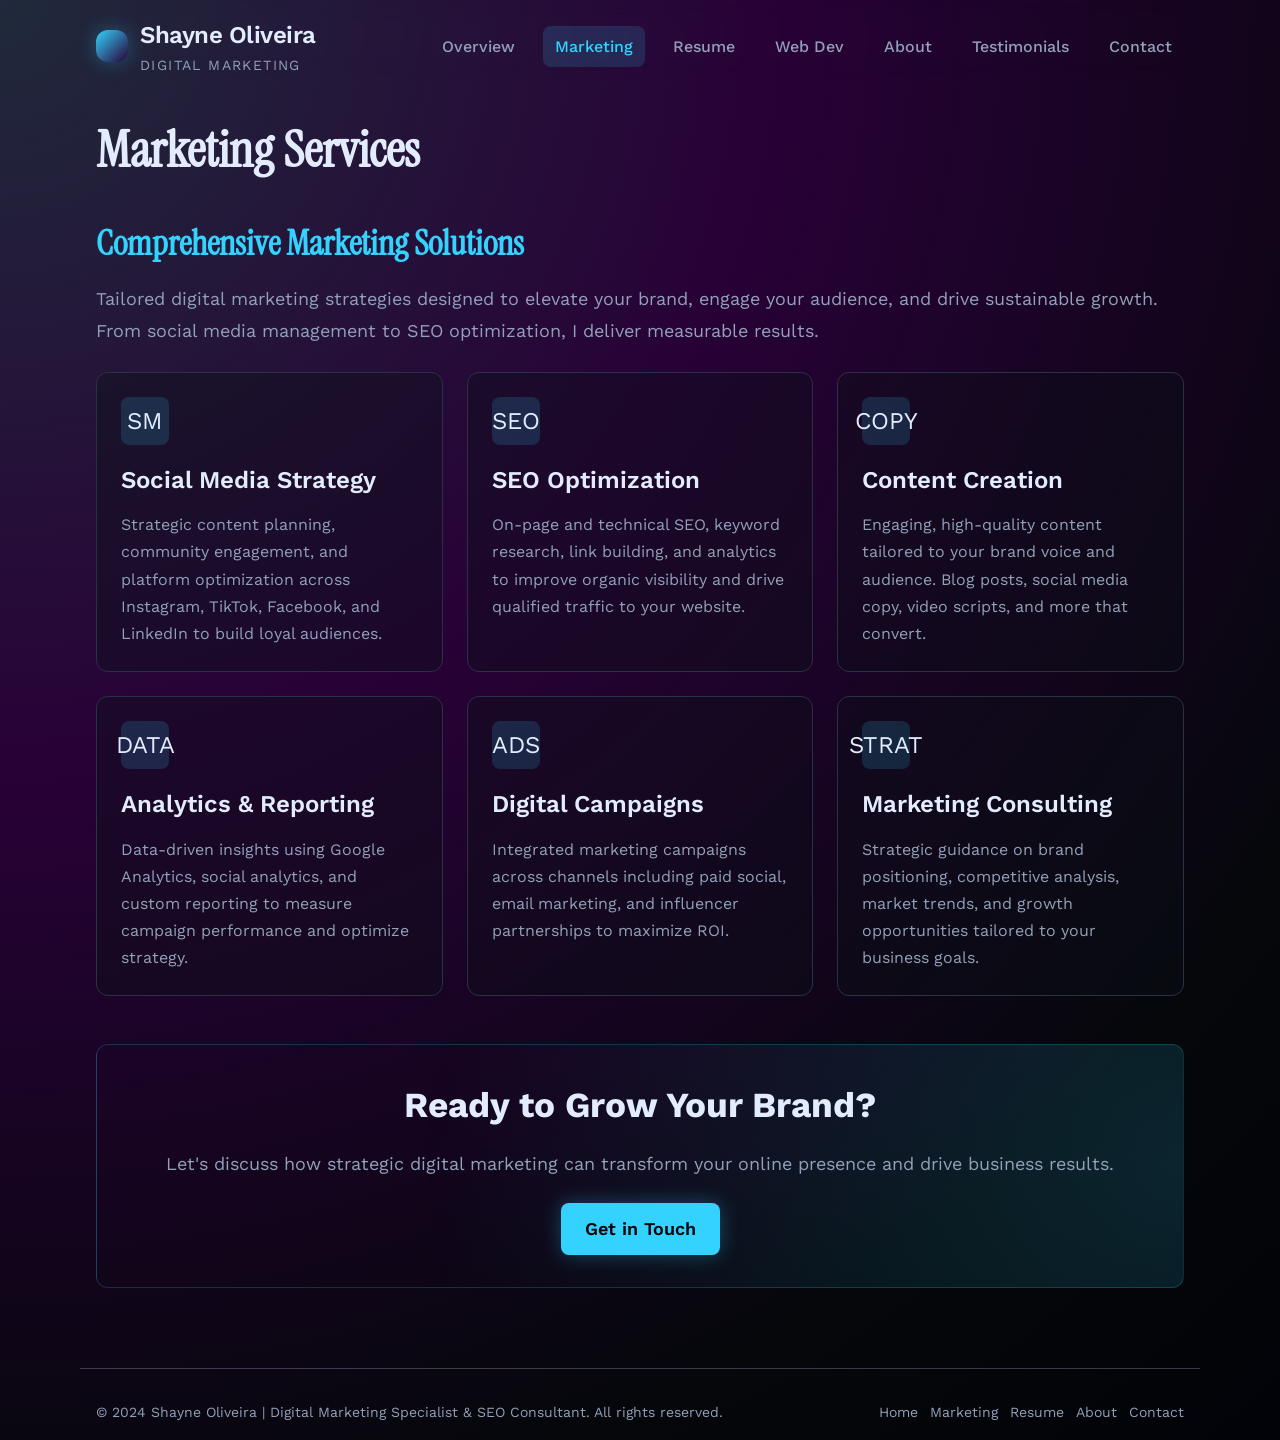
<file: marketing.html>
﻿<!DOCTYPE html>
<html lang="en">
<head>
  <meta charset="UTF-8" />
  <meta name="viewport" content="width=device-width, initial-scale=1" />
  <meta name="description" content="Social Media Marketing & SEO Services | Strategic campaigns, content creation, and audience engagement that drive measurable results and brand growth." />
  <meta name="keywords" content="social media marketing, SEO services, content marketing strategy, digital campaigns, social media management, Facebook marketing, Instagram marketing, LinkedIn strategy" />
  <meta name="author" content="Shayne Oliveira" />
  <meta property="og:title" content="Marketing Services | Social Media & SEO Strategy | Shayne Oliveira" />
  <meta property="og:description" content="Professional marketing services specializing in social media strategy, SEO optimization, and targeted digital campaigns." />
  <meta property="og:type" content="website" />
  <meta property="og:url" content="https://user-ux-lab.github.io/Html-portfolio/marketing.html" />
  <title>Marketing Services | Social Media & SEO | Shayne Oliveira</title>
  <link rel="canonical" href="https://user-ux-lab.github.io/Html-portfolio/marketing.html" />
  <link rel="preconnect" href="https://fonts.googleapis.com" />
  <link rel="preconnect" href="https://fonts.gstatic.com" crossorigin />
  <link href="https://fonts.googleapis.com/css2?family=Work+Sans:wght@300;400;500;600;700&family=Instrument+Serif:ital@0;1&display=swap" rel="stylesheet" />
  <style>
    :root {
      --text-xs: clamp(0.75rem, 0.7rem + 0.25vw, 0.875rem);
      --text-sm: clamp(0.875rem, 0.8rem + 0.35vw, 1rem);
      --text-base: clamp(1rem, 0.95rem + 0.25vw, 1.125rem);
      --text-lg: clamp(1.125rem, 1rem + 0.75vw, 1.5rem);
      --text-xl: clamp(1.5rem, 1.2rem + 1.25vw, 2.25rem);
      --text-2xl: clamp(2rem, 1.2rem + 2.5vw, 3.5rem);

      --space-1: 0.25rem;
      --space-2: 0.5rem;
      --space-3: 0.75rem;
      --space-4: 1rem;
      --space-5: 1.25rem;
      --space-6: 1.5rem;
      --space-8: 2rem;
      --space-10: 2.5rem;
      --space-12: 3rem;
      --space-16: 4rem;

      --color-bg: #05070b;
      --color-surface: #0c1017;
      --color-surface-2: #151b25;
      --color-border: #293244;
      --color-text: #e3ecff;
      --color-text-muted: #92a0b8;
      --color-primary: #34d3ff;
      --color-primary-hover: #1ca7d1;
      --color-primary-soft: rgba(52, 211, 255, 0.15);
      --color-purple: #280137;
      --color-purple-soft: rgba(40, 1, 55, 0.3);

      --radius-sm: 0.375rem;
      --radius-md: 0.5rem;
      --radius-lg: 0.75rem;
      --radius-full: 9999px;

      --shadow-sm: 0 1px 2px rgba(0, 0, 0, 0.35);
      --shadow-md: 0 6px 18px rgba(0, 0, 0, 0.55);
    }

    *, *::before, *::after { box-sizing: border-box; margin: 0; padding: 0; }
    html { text-size-adjust: none; scroll-behavior: smooth; }
    body {
      min-height: 100vh;
      font-family: 'Work Sans', system-ui, -apple-system, BlinkMacSystemFont, 'Segoe UI', sans-serif;
      font-size: var(--text-base);
      line-height: 1.6;
      color: var(--color-text);
      background: radial-gradient(circle at top left, #202a3b 0, #280137 40%, #05070b 80%, #020308 100%);
    }

    a, button { font: inherit; color: inherit; text-decoration: none; border: none; background: none; cursor: pointer; transition: 160ms ease; }

    header {
      max-width: 1120px;
      margin: 0 auto;
      padding: var(--space-4) var(--space-4) 0;
      display: flex;
      align-items: center;
      justify-content: space-between;
      gap: var(--space-4);
      position: sticky;
      top: 0;
      z-index: 10;
      backdrop-filter: blur(10px);
    }

    .logo { display: flex; align-items: center; gap: var(--space-3); }
    .logo a { display: flex; align-items: center; gap: var(--space-3); color: inherit; text-decoration: none; }
    .logo-mark {
      width: 32px; height: 32px; border-radius: var(--radius-lg);
      background: linear-gradient(135deg, var(--color-primary), var(--color-purple));
      box-shadow: 0 0 20px rgba(52, 211, 255, 0.3);
    }
    .logo-type-title { font-weight: 600; font-size: var(--text-lg); letter-spacing: -0.02em; }
    .logo-type-subtitle { font-size: var(--text-xs); color: var(--color-text-muted); text-transform: uppercase; letter-spacing: 0.1em; }

    .nav-links { display: flex; gap: var(--space-4); flex-wrap: wrap; }
    .nav-link {
      font-size: var(--text-sm);
      font-weight: 500;
      color: var(--color-text-muted);
      padding: var(--space-2) var(--space-3);
      border-radius: var(--radius-md);
      transition: all 160ms ease;
    }
    .nav-link:hover { color: var(--color-primary); }
    .nav-link.active { color: var(--color-primary); background: var(--color-primary-soft); }

    .page-shell { max-width: 1120px; margin: 0 auto; padding: var(--space-8) var(--space-4); }

    .page-title {
      font-family: 'Instrument Serif', serif;
      font-size: var(--text-2xl);
      margin-bottom: var(--space-6);
    }

    .section { margin-bottom: var(--space-12); }
    .section-header { margin-bottom: var(--space-6); }
    .section-header h2 {
      font-family: 'Instrument Serif', serif;
      font-size: var(--text-xl);
      margin-bottom: var(--space-3);
      color: var(--color-primary);
    }
    .section-header p { color: var(--color-text-muted); line-height: 1.8; }

    .card-grid {
      display: grid;
      grid-template-columns: repeat(auto-fit, minmax(300px, 1fr));
      gap: var(--space-6);
    }

    .card {
      padding: var(--space-6);
      background: rgba(12, 16, 23, 0.4);
      border: 1px solid var(--color-border);
      border-radius: var(--radius-lg);
      transition: all 160ms ease;
    }
    .card:hover {
      border-color: var(--color-primary);
      background: rgba(52, 211, 255, 0.05);
      transform: translateY(-2px);
    }

    .card-icon {
      width: 48px;
      height: 48px;
      background: var(--color-primary-soft);
      border-radius: var(--radius-md);
      display: flex;
      align-items: center;
      justify-content: center;
      font-size: 1.5rem;
      margin-bottom: var(--space-4);
    }

    .card-title { font-weight: 600; font-size: var(--text-lg); margin-bottom: var(--space-3); }
    .card-description { font-size: var(--text-sm); color: var(--color-text-muted); line-height: 1.7; }

    .cta-section {
      padding: var(--space-8);
      background: radial-gradient(circle at right, rgba(52, 211, 255, 0.15) 0%, transparent 70%);
      border: 1px solid rgba(52, 211, 255, 0.2);
      border-radius: var(--radius-lg);
      text-align: center;
    }

    .cta-section h3 { font-size: var(--text-xl); margin-bottom: var(--space-4); }
    .cta-section p { color: var(--color-text-muted); margin-bottom: var(--space-6); }

    .btn-primary {
      padding: 0.75rem 1.5rem;
      background: var(--color-primary);
      color: var(--color-bg);
      border-radius: var(--radius-md);
      font-weight: 600;
      box-shadow: 0 0 20px rgba(52, 211, 255, 0.3);
      display: inline-block;
    }
    .btn-primary:hover { background: var(--color-primary-hover); box-shadow: 0 0 30px rgba(52, 211, 255, 0.5); }

    footer {
      max-width: 1120px; margin: 0 auto; padding: var(--space-8) var(--space-4) var(--space-4);
      font-size: var(--text-xs); color: var(--color-text-muted); display: flex; justify-content: space-between;
      gap: var(--space-4); border-top: 1px solid rgba(147,160,184,.35); margin-top: var(--space-12);
    }
    .footer-links { display: flex; gap: var(--space-3); flex-wrap: wrap; }

    @media (max-width: 900px) {
      .page-shell { padding-inline: var(--space-4); }
      header, footer { flex-direction: column; align-items: flex-start; }
    }
    @media (max-width: 600px) {
      .page-shell { padding-inline: var(--space-3); }
      .nav-links { gap: var(--space-2); }
      .nav-link { font-size: var(--text-xs); padding: var(--space-2); }
      .card-grid { grid-template-columns: 1fr; }
    }
  </style>
</head>
<body>
  <header>
    <div class="logo">
      <a href="index.html">
        <div class="logo-mark" aria-hidden="true"></div>
        <div>
          <div class="logo-type-title">Shayne Oliveira</div>
          <div class="logo-type-subtitle">Digital Marketing</div>
        </div>
      </a>
    </div>
    <nav class="nav-links" aria-label="Primary navigation">
      <a href="index.html" class="nav-link">Overview</a>
      <a href="marketing.html" class="nav-link active">Marketing</a>
      <a href="resume.html" class="nav-link">Resume</a>
      <a href="webdev.html" class="nav-link">Web Dev</a>
      <a href="about.html" class="nav-link">About</a>
      <a href="testimonials.html" class="nav-link">Testimonials</a>
      <a href="contact.html" class="nav-link">Contact</a>
    </nav>
  </header>

  <main class="page-shell">
    <h1 class="page-title">Marketing Services</h1>

    <section class="section" aria-labelledby="services-title">
      <div class="section-header">
        <h2 id="services-title">Comprehensive Marketing Solutions</h2>
        <p>Tailored digital marketing strategies designed to elevate your brand, engage your audience, and drive sustainable growth. From social media management to SEO optimization, I deliver measurable results.</p>
      </div>

      <div class="card-grid">
        <div class="card">
          <div class="card-icon" aria-hidden="true">SM</div>
          <h3 class="card-title">Social Media Strategy</h3>
          <p class="card-description">Strategic content planning, community engagement, and platform optimization across Instagram, TikTok, Facebook, and LinkedIn to build loyal audiences.</p>
        </div>

        <div class="card">
          <div class="card-icon" aria-hidden="true">SEO</div>
          <h3 class="card-title">SEO Optimization</h3>
          <p class="card-description">On-page and technical SEO, keyword research, link building, and analytics to improve organic visibility and drive qualified traffic to your website.</p>
        </div>

        <div class="card">
          <div class="card-icon" aria-hidden="true">COPY</div>
          <h3 class="card-title">Content Creation</h3>
          <p class="card-description">Engaging, high-quality content tailored to your brand voice and audience. Blog posts, social media copy, video scripts, and more that convert.</p>
        </div>

        <div class="card">
          <div class="card-icon" aria-hidden="true">DATA</div>
          <h3 class="card-title">Analytics & Reporting</h3>
          <p class="card-description">Data-driven insights using Google Analytics, social analytics, and custom reporting to measure campaign performance and optimize strategy.</p>
        </div>

        <div class="card">
          <div class="card-icon" aria-hidden="true">ADS</div>
          <h3 class="card-title">Digital Campaigns</h3>
          <p class="card-description">Integrated marketing campaigns across channels including paid social, email marketing, and influencer partnerships to maximize ROI.</p>
        </div>

        <div class="card">
          <div class="card-icon" aria-hidden="true">STRAT</div>
          <h3 class="card-title">Marketing Consulting</h3>
          <p class="card-description">Strategic guidance on brand positioning, competitive analysis, market trends, and growth opportunities tailored to your business goals.</p>
        </div>
      </div>
    </section>

    <section class="cta-section" aria-labelledby="cta-title">
      <h3 id="cta-title">Ready to Grow Your Brand?</h3>
      <p>Let's discuss how strategic digital marketing can transform your online presence and drive business results.</p>
      <a href="contact.html" class="btn-primary">Get in Touch</a>
    </section>
  </main>

  <footer role="contentinfo">
    <div>&copy; 2024 Shayne Oliveira | Digital Marketing Specialist & SEO Consultant. All rights reserved.</div>
    <div class="footer-links">
      <a href="index.html">Home</a>
      <a href="marketing.html">Marketing</a>
      <a href="resume.html">Resume</a>
      <a href="about.html">About</a>
      <a href="contact.html">Contact</a>
    </div>
  </footer>

  <script>
    document.querySelectorAll('.nav-link').forEach(link => {
      const href = link.getAttribute('href');
      const currentPage = window.location.pathname.split('/').pop() || 'index.html';
      if ((href === '/' && (currentPage === '' || currentPage === 'index.html')) || href === currentPage) {
        link.classList.add('active');
      } else {
        link.classList.remove('active');
      }
    });
  </script>
</body>
</html>
</file>
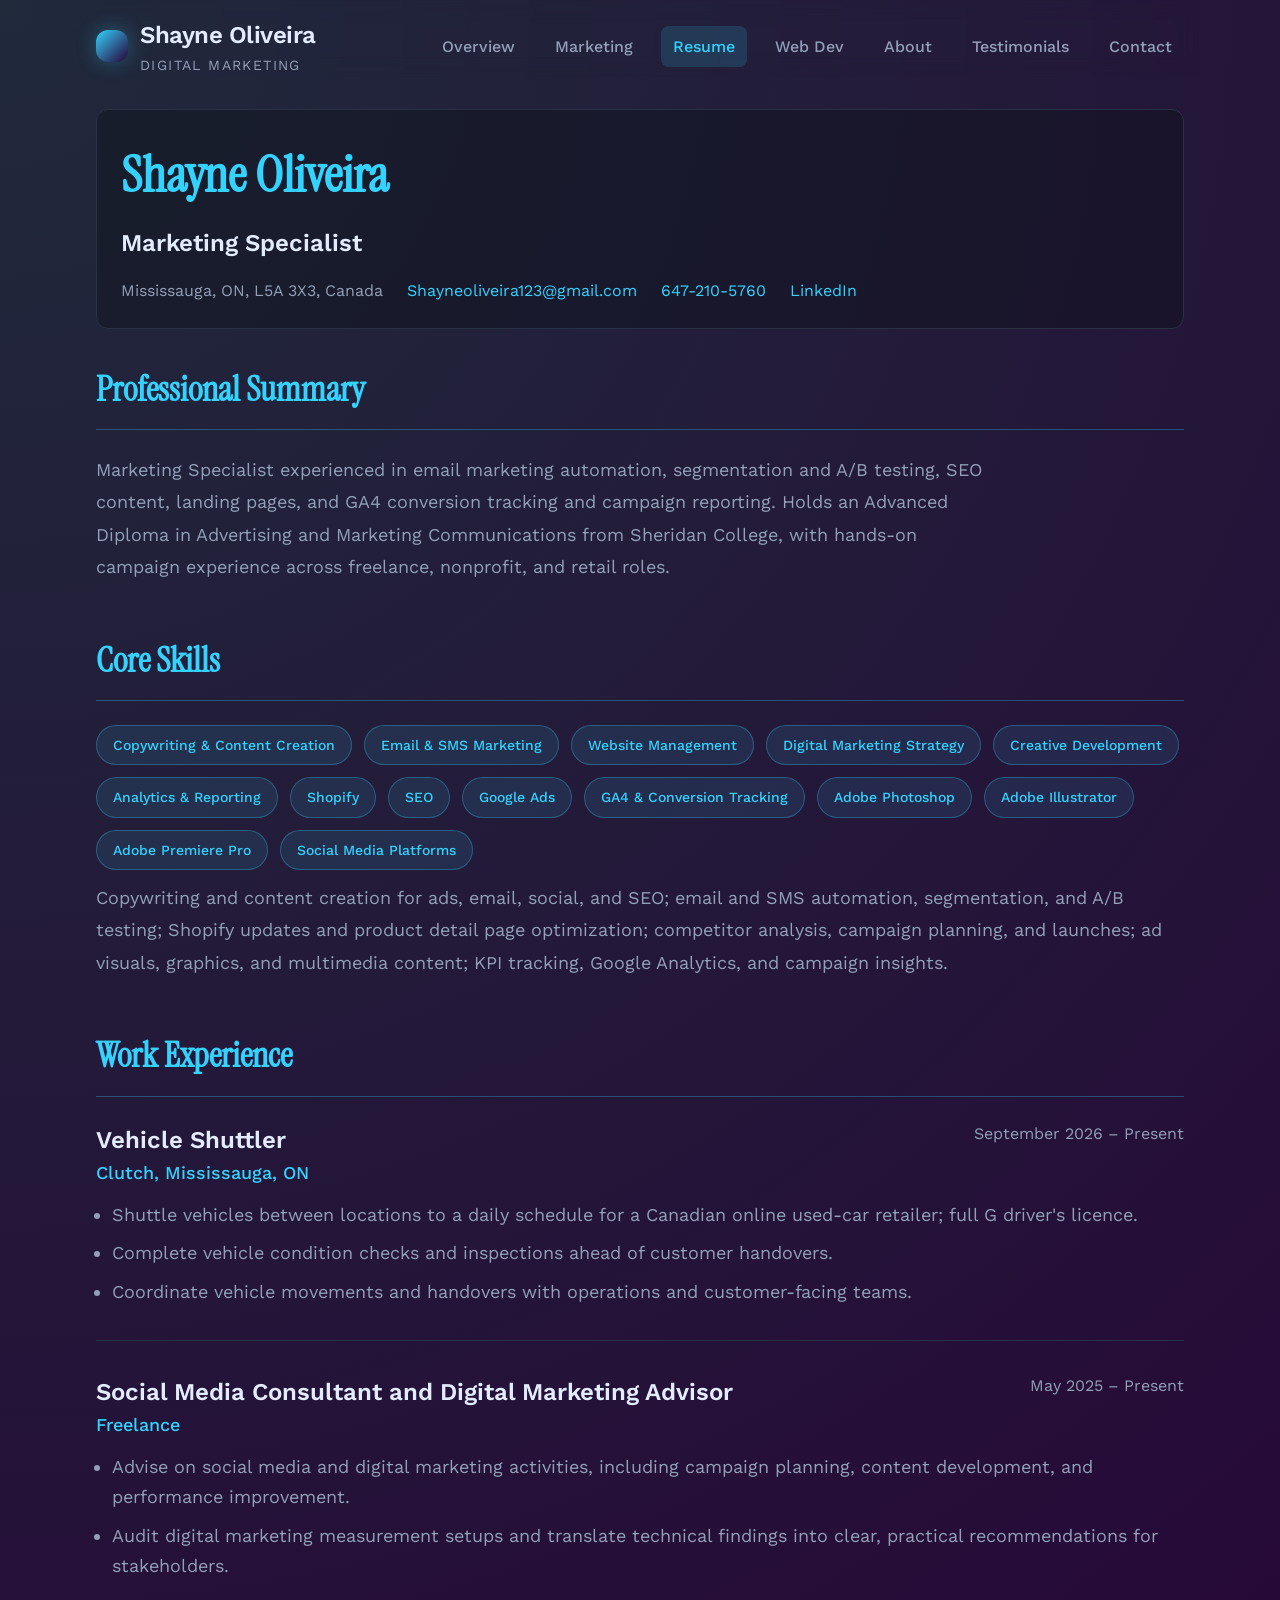
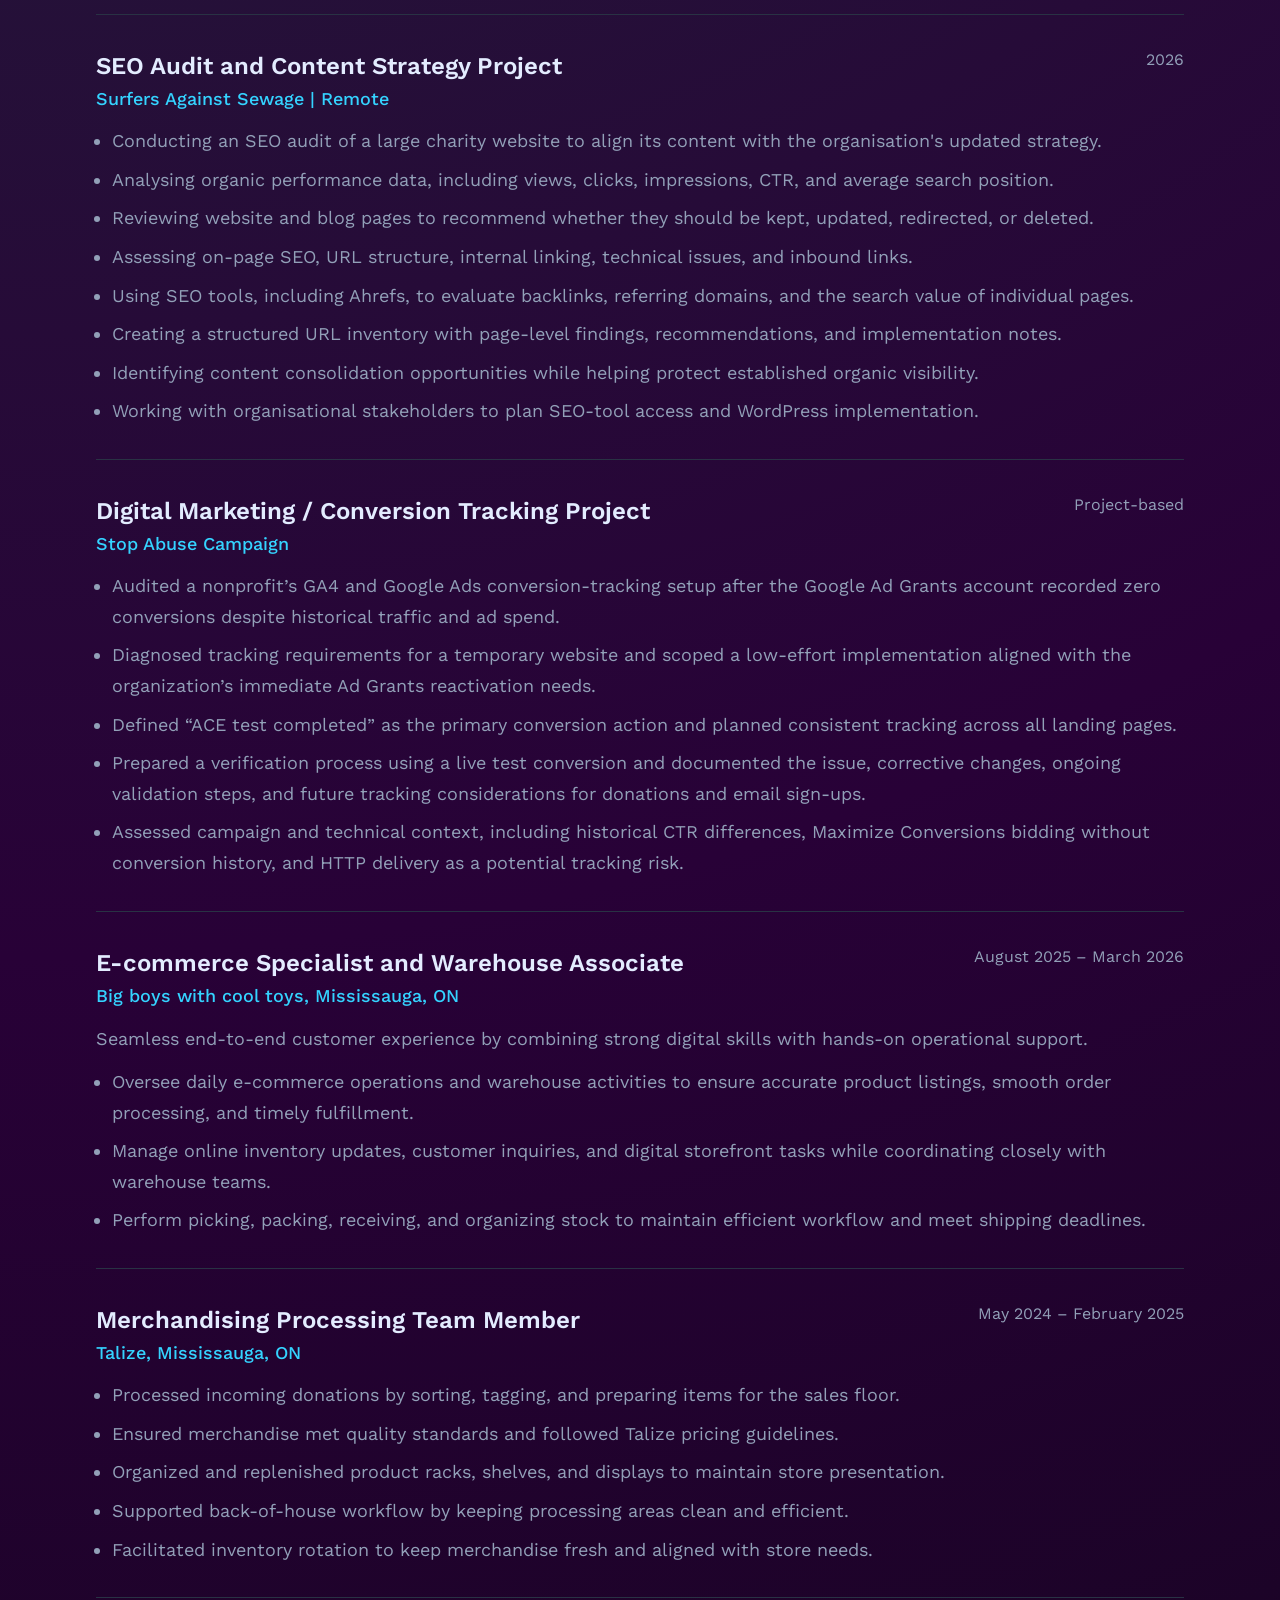
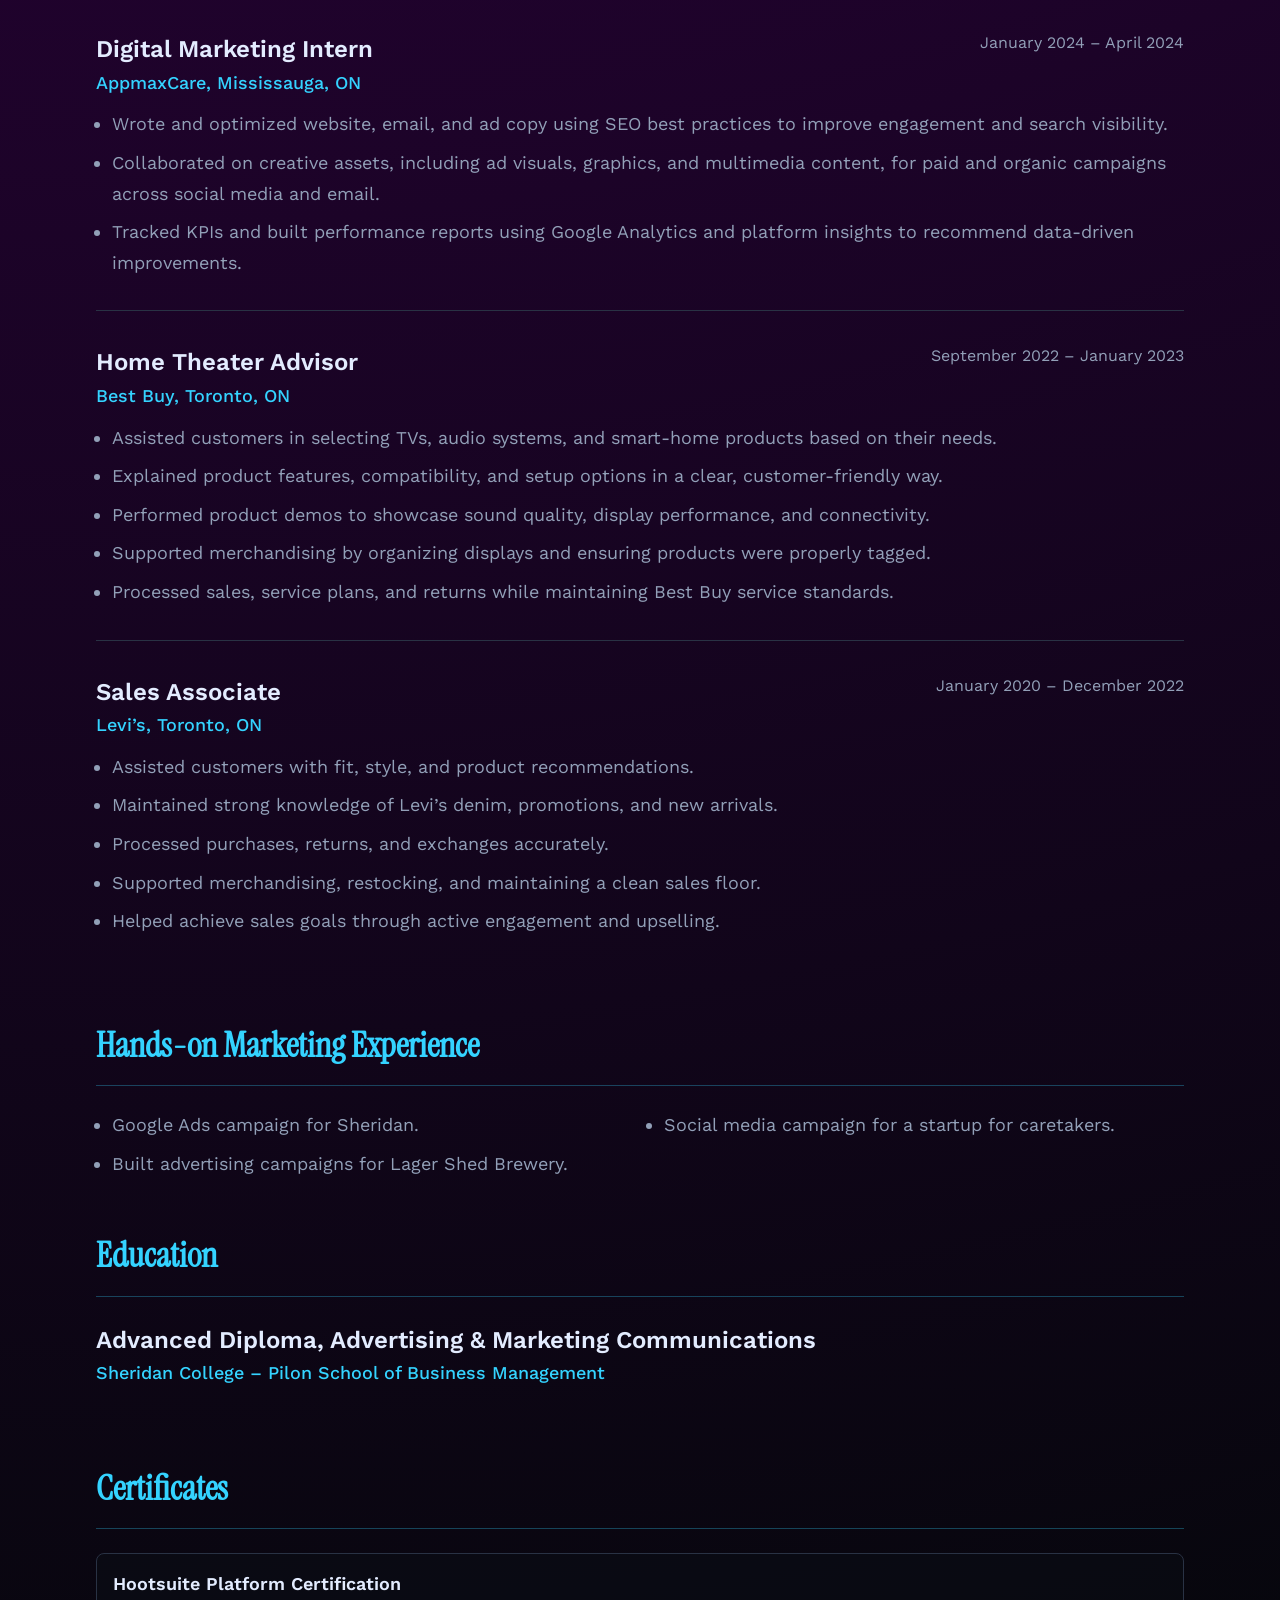
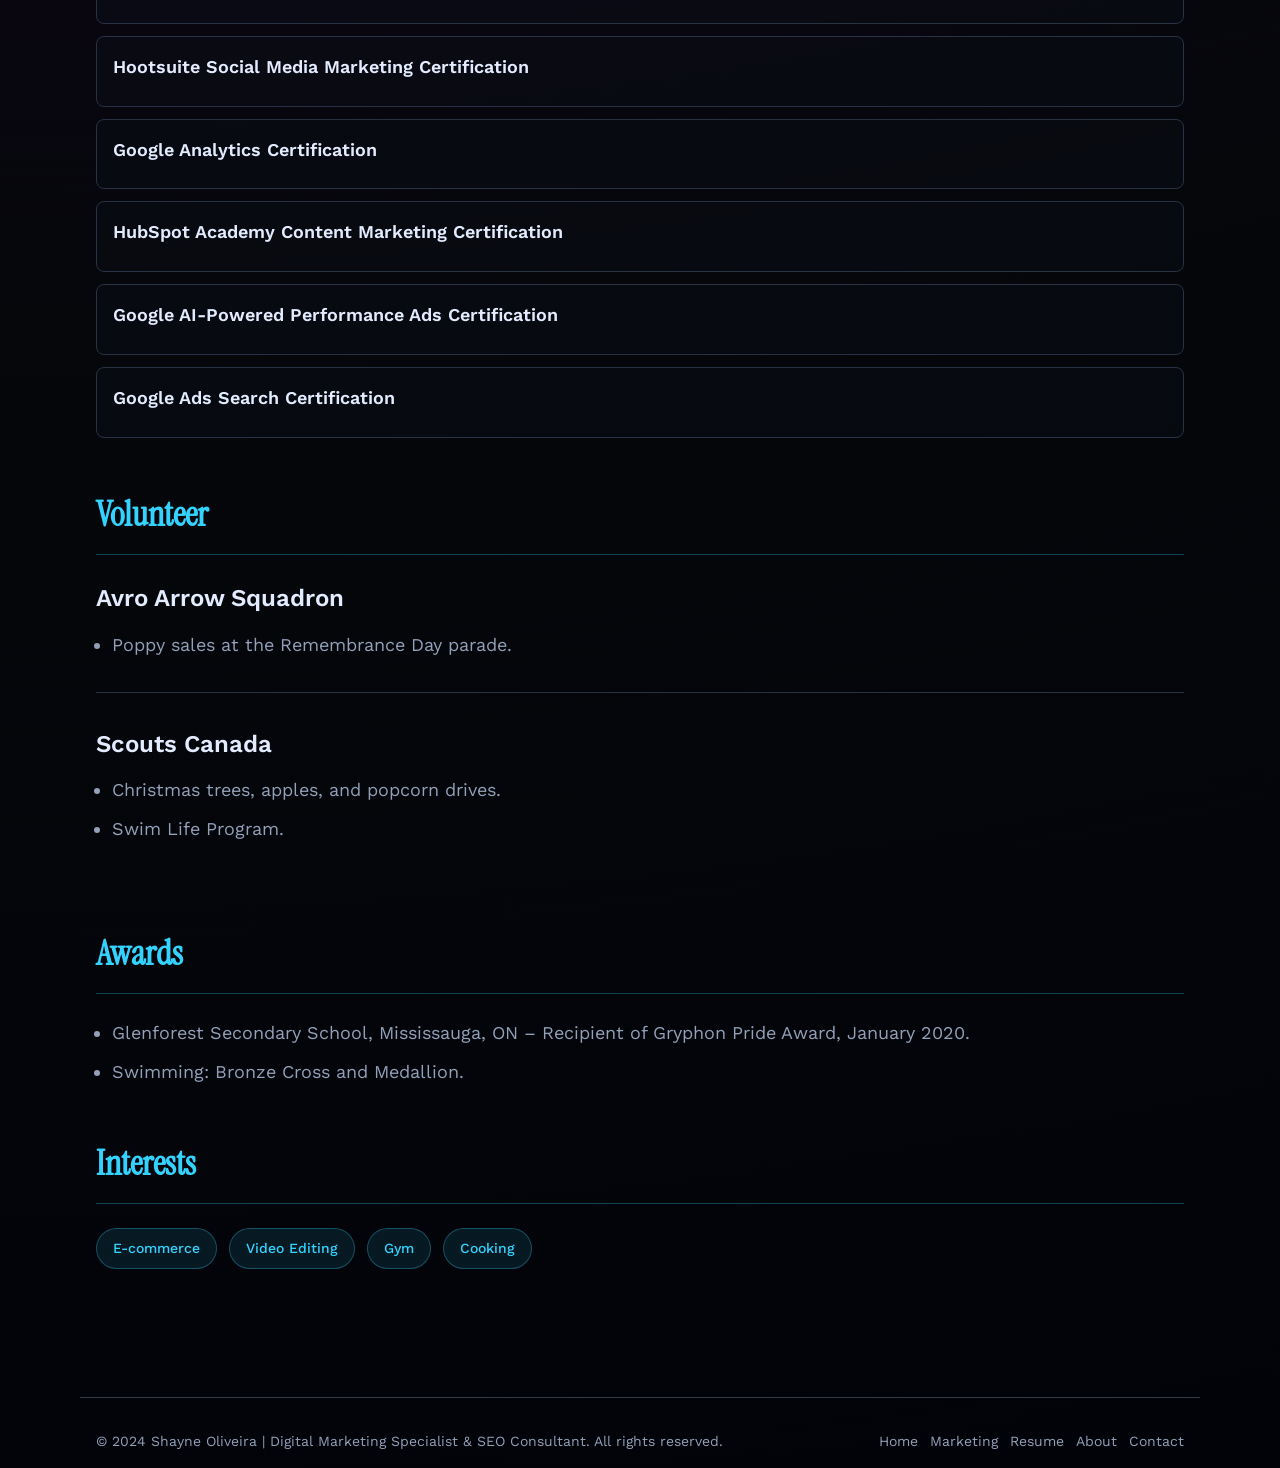
<file: resume.html>
﻿<!DOCTYPE html>
<html lang="en">
<head>
  <meta charset="UTF-8" />
  <meta name="viewport" content="width=device-width, initial-scale=1" />
  <meta name="description" content="Shayne Oliveira's resume: Marketing Specialist with experience in digital marketing, social media consulting, conversion tracking, e-commerce, SEO, email, and content creation." />
  <meta name="keywords" content="Shayne Oliveira resume, Marketing Specialist, digital marketing, social media consultant, conversion tracking, e-commerce specialist, SEO, email marketing, content creation" />
  <meta name="author" content="Shayne Oliveira" />
  <meta property="og:title" content="Shayne Oliveira | Marketing Specialist Resume" />
  <meta property="og:description" content="Professional experience, core skills, education, certifications, volunteer work, and awards." />
  <meta property="og:type" content="website" />
  <meta property="og:url" content="https://user-ux-lab.github.io/Html-portfolio/resume.html" />
  <title>Shayne Oliveira | Marketing Specialist Resume</title>
  <link rel="canonical" href="https://user-ux-lab.github.io/Html-portfolio/resume.html" />
  <link rel="preconnect" href="https://fonts.googleapis.com" />
  <link rel="preconnect" href="https://fonts.gstatic.com" crossorigin />
  <link href="https://fonts.googleapis.com/css2?family=Work+Sans:wght@300;400;500;600;700&family=Instrument+Serif:ital@0;1&display=swap" rel="stylesheet" />
  <style>
    :root {
      --text-xs: clamp(0.75rem, 0.7rem + 0.25vw, 0.875rem);
      --text-sm: clamp(0.875rem, 0.8rem + 0.35vw, 1rem);
      --text-base: clamp(1rem, 0.95rem + 0.25vw, 1.125rem);
      --text-lg: clamp(1.125rem, 1rem + 0.75vw, 1.5rem);
      --text-xl: clamp(1.5rem, 1.2rem + 1.25vw, 2.25rem);
      --text-2xl: clamp(2rem, 1.2rem + 2.5vw, 3.5rem);

      --space-1: 0.25rem;
      --space-2: 0.5rem;
      --space-3: 0.75rem;
      --space-4: 1rem;
      --space-5: 1.25rem;
      --space-6: 1.5rem;
      --space-8: 2rem;
      --space-10: 2.5rem;
      --space-12: 3rem;
      --space-16: 4rem;

      --color-bg: #05070b;
      --color-surface: #0c1017;
      --color-surface-2: #151b25;
      --color-border: #293244;
      --color-text: #e3ecff;
      --color-text-muted: #92a0b8;
      --color-primary: #34d3ff;
      --color-primary-hover: #1ca7d1;
      --color-primary-soft: rgba(52, 211, 255, 0.15);
      --color-purple: #280137;
      --color-purple-soft: rgba(40, 1, 55, 0.3);

      --radius-sm: 0.375rem;
      --radius-md: 0.5rem;
      --radius-lg: 0.75rem;
      --radius-full: 9999px;

      --shadow-sm: 0 1px 2px rgba(0, 0, 0, 0.35);
      --shadow-md: 0 6px 18px rgba(0, 0, 0, 0.55);
    }

    *, *::before, *::after { box-sizing: border-box; margin: 0; padding: 0; }
    html { text-size-adjust: none; scroll-behavior: smooth; }
    body {
      min-height: 100vh;
      font-family: 'Work Sans', system-ui, -apple-system, BlinkMacSystemFont, 'Segoe UI', sans-serif;
      font-size: var(--text-base);
      line-height: 1.6;
      color: var(--color-text);
      background: radial-gradient(circle at top left, #202a3b 0, #280137 40%, #05070b 80%, #020308 100%);
    }

    a, button { font: inherit; color: inherit; text-decoration: none; border: none; background: none; cursor: pointer; transition: 160ms ease; }

    header {
      max-width: 1120px;
      margin: 0 auto;
      padding: var(--space-4) var(--space-4) 0;
      display: flex;
      align-items: center;
      justify-content: space-between;
      gap: var(--space-4);
      position: sticky;
      top: 0;
      z-index: 10;
      backdrop-filter: blur(10px);
    }

    .logo { display: flex; align-items: center; gap: var(--space-3); }
    .logo a { display: flex; align-items: center; gap: var(--space-3); color: inherit; text-decoration: none; }
    .logo-mark {
      width: 32px; height: 32px; border-radius: var(--radius-lg);
      background: linear-gradient(135deg, var(--color-primary), var(--color-purple));
      box-shadow: 0 0 20px rgba(52, 211, 255, 0.3);
    }
    .logo-type-title { font-weight: 600; font-size: var(--text-lg); letter-spacing: -0.02em; }
    .logo-type-subtitle { font-size: var(--text-xs); color: var(--color-text-muted); text-transform: uppercase; letter-spacing: 0.1em; }

    .nav-links { display: flex; gap: var(--space-4); flex-wrap: wrap; }
    .nav-link {
      font-size: var(--text-sm);
      font-weight: 500;
      color: var(--color-text-muted);
      padding: var(--space-2) var(--space-3);
      border-radius: var(--radius-md);
      transition: all 160ms ease;
    }
    .nav-link:hover { color: var(--color-primary); }
    .nav-link.active { color: var(--color-primary); background: var(--color-primary-soft); }

    .page-shell { max-width: 1120px; margin: 0 auto; padding: var(--space-8) var(--space-4); }

    .page-title {
      font-family: 'Instrument Serif', serif;
      font-size: var(--text-2xl);
      margin-bottom: var(--space-6);
    }

    .resume-header {
      padding: var(--space-6);
      margin-bottom: var(--space-8);
      background: rgba(12, 16, 23, 0.4);
      border: 1px solid var(--color-border);
      border-radius: var(--radius-lg);
    }

    .resume-name {
      font-family: 'Instrument Serif', serif;
      font-size: var(--text-2xl);
      color: var(--color-primary);
      margin-bottom: var(--space-2);
    }

    .resume-role {
      font-size: var(--text-lg);
      font-weight: 600;
      margin-bottom: var(--space-4);
    }

    .resume-contact {
      display: flex;
      flex-wrap: wrap;
      gap: var(--space-2) var(--space-6);
      color: var(--color-text-muted);
      font-size: var(--text-sm);
    }

    .resume-contact a { color: var(--color-primary); }
    .resume-contact a:hover { text-decoration: underline; }

    .summary {
      color: var(--color-text-muted);
      line-height: 1.8;
      max-width: 900px;
    }

    .two-column-list {
      columns: 2;
      column-gap: var(--space-8);
    }

    .two-column-list li { break-inside: avoid; }

    .section { margin-bottom: var(--space-12); }
    .section-title {
      font-family: 'Instrument Serif', serif;
      font-size: var(--text-xl);
      color: var(--color-primary);
      margin-bottom: var(--space-6);
      padding-bottom: var(--space-3);
      border-bottom: 1px solid rgba(52, 211, 255, 0.3);
    }

    .experience-item {
      margin-bottom: var(--space-8);
      padding-bottom: var(--space-6);
      border-bottom: 1px solid var(--color-border);
    }
    .experience-item:last-child { border-bottom: none; }

    .job-header {
      display: flex;
      justify-content: space-between;
      gap: var(--space-4);
      margin-bottom: var(--space-2);
      flex-wrap: wrap;
    }

    .job-title { font-weight: 600; font-size: var(--text-lg); }
    .job-company { color: var(--color-primary); font-weight: 500; }
    .job-date {
      font-size: var(--text-sm);
      color: var(--color-text-muted);
      white-space: nowrap;
    }

    .job-description {
      color: var(--color-text-muted);
      line-height: 1.8;
      margin-top: var(--space-3);
    }

    .job-responsibilities {
      margin-top: var(--space-3);
      padding-left: var(--space-4);
    }

    .job-responsibilities li {
      margin-bottom: var(--space-2);
      color: var(--color-text-muted);
      line-height: 1.7;
    }

    .certification {
      padding: var(--space-4);
      background: rgba(12, 16, 23, 0.4);
      border: 1px solid var(--color-border);
      border-radius: var(--radius-md);
      margin-bottom: var(--space-3);
    }

    .certification-name { font-weight: 600; margin-bottom: var(--space-2); }
    .certification-issuer { font-size: var(--text-sm); color: var(--color-text-muted); }

    .skill-pills { display: flex; gap: var(--space-3); flex-wrap: wrap; margin-top: var(--space-4); }
    .skill-pill {
      padding: var(--space-2) var(--space-4);
      background: rgba(52, 211, 255, 0.1);
      border: 1px solid rgba(52, 211, 255, 0.3);
      border-radius: var(--radius-full);
      font-size: var(--text-xs);
      font-weight: 500;
      color: var(--color-primary);
    }

    footer {
      max-width: 1120px; margin: 0 auto; padding: var(--space-8) var(--space-4) var(--space-4);
      font-size: var(--text-xs); color: var(--color-text-muted); display: flex; justify-content: space-between;
      gap: var(--space-4); border-top: 1px solid rgba(147,160,184,.35); margin-top: var(--space-12);
    }
    .footer-links { display: flex; gap: var(--space-3); flex-wrap: wrap; }

    @media (max-width: 900px) {
      .page-shell { padding-inline: var(--space-4); }
      header, footer { flex-direction: column; align-items: flex-start; }
      .job-header { flex-direction: column; }
    }
    @media (max-width: 600px) {
      .page-shell { padding-inline: var(--space-3); }
      .nav-links { gap: var(--space-2); }
      .nav-link { font-size: var(--text-xs); padding: var(--space-2); }
      .two-column-list { columns: 1; }
    }
  </style>
</head>
<body>
  <header>
    <div class="logo">
      <a href="index.html">
        <div class="logo-mark" aria-hidden="true"></div>
        <div>
          <div class="logo-type-title">Shayne Oliveira</div>
          <div class="logo-type-subtitle">Digital Marketing</div>
        </div>
      </a>
    </div>
    <nav class="nav-links" aria-label="Primary navigation">
      <a href="index.html" class="nav-link">Overview</a>
      <a href="marketing.html" class="nav-link">Marketing</a>
      <a href="resume.html" class="nav-link active">Resume</a>
      <a href="webdev.html" class="nav-link">Web Dev</a>
      <a href="about.html" class="nav-link">About</a>
      <a href="testimonials.html" class="nav-link">Testimonials</a>
      <a href="contact.html" class="nav-link">Contact</a>
    </nav>
  </header>

  <main class="page-shell">
    <div class="resume-header">
      <h1 class="resume-name">Shayne Oliveira</h1>
      <div class="resume-role">Marketing Specialist</div>
      <div class="resume-contact">
        <span>Mississauga, ON, L5A 3X3, Canada</span>
        <a href="mailto:Shayneoliveira123@gmail.com">Shayneoliveira123@gmail.com</a>
        <a href="tel:+16472105760">647-210-5760</a>
        <a href="https://www.linkedin.com/in/shayne-oliveira" target="_blank" rel="noopener noreferrer">LinkedIn</a>
      </div>
    </div>

    <section class="section">
      <h2 class="section-title">Professional Summary</h2>
      <p class="summary">Marketing Specialist experienced in email marketing automation, segmentation and A/B testing, SEO content, landing pages, and GA4 conversion tracking and campaign reporting. Holds an Advanced Diploma in Advertising and Marketing Communications from Sheridan College, with hands-on campaign experience across freelance, nonprofit, and retail roles.</p>
    </section>

    <section class="section">
      <h2 class="section-title">Core Skills</h2>
      <div class="skill-pills">
        <span class="skill-pill">Copywriting &amp; Content Creation</span>
        <span class="skill-pill">Email &amp; SMS Marketing</span>
        <span class="skill-pill">Website Management</span>
        <span class="skill-pill">Digital Marketing Strategy</span>
        <span class="skill-pill">Creative Development</span>
        <span class="skill-pill">Analytics &amp; Reporting</span>
        <span class="skill-pill">Shopify</span>
        <span class="skill-pill">SEO</span>
        <span class="skill-pill">Google Ads</span>
        <span class="skill-pill">GA4 &amp; Conversion Tracking</span>
        <span class="skill-pill">Adobe Photoshop</span>
        <span class="skill-pill">Adobe Illustrator</span>
        <span class="skill-pill">Adobe Premiere Pro</span>
        <span class="skill-pill">Social Media Platforms</span>
      </div>
      <p class="job-description">Copywriting and content creation for ads, email, social, and SEO; email and SMS automation, segmentation, and A/B testing; Shopify updates and product detail page optimization; competitor analysis, campaign planning, and launches; ad visuals, graphics, and multimedia content; KPI tracking, Google Analytics, and campaign insights.</p>
    </section>

    <section class="section">
      <h2 class="section-title">Work Experience</h2>

      <div class="experience-item">
        <div class="job-header"><div><div class="job-title">Vehicle Shuttler</div><div class="job-company">Clutch, Mississauga, ON</div></div><div class="job-date">September 2026 – Present</div></div>
        <ul class="job-responsibilities">
          <li>Shuttle vehicles between locations to a daily schedule for a Canadian online used-car retailer; full G driver's licence.</li>
          <li>Complete vehicle condition checks and inspections ahead of customer handovers.</li>
          <li>Coordinate vehicle movements and handovers with operations and customer-facing teams.</li>
        </ul>
      </div>

      <div class="experience-item">
        <div class="job-header"><div><div class="job-title">Social Media Consultant and Digital Marketing Advisor</div><div class="job-company">Freelance</div></div><div class="job-date">May 2025 – Present</div></div>
        <ul class="job-responsibilities">
          <li>Advise on social media and digital marketing activities, including campaign planning, content development, and performance improvement.</li>
          <li>Audit digital marketing measurement setups and translate technical findings into clear, practical recommendations for stakeholders.</li>
        </ul>
      </div>

      <div class="experience-item">
        <div class="job-header"><div><div class="job-title">SEO Audit and Content Strategy Project</div><div class="job-company">Surfers Against Sewage | Remote</div></div><div class="job-date">2026</div></div>
        <ul class="job-responsibilities">
          <li>Conducting an SEO audit of a large charity website to align its content with the organisation's updated strategy.</li>
          <li>Analysing organic performance data, including views, clicks, impressions, CTR, and average search position.</li>
          <li>Reviewing website and blog pages to recommend whether they should be kept, updated, redirected, or deleted.</li>
          <li>Assessing on-page SEO, URL structure, internal linking, technical issues, and inbound links.</li>
          <li>Using SEO tools, including Ahrefs, to evaluate backlinks, referring domains, and the search value of individual pages.</li>
          <li>Creating a structured URL inventory with page-level findings, recommendations, and implementation notes.</li>
          <li>Identifying content consolidation opportunities while helping protect established organic visibility.</li>
          <li>Working with organisational stakeholders to plan SEO-tool access and WordPress implementation.</li>
        </ul>
      </div>

      <div class="experience-item">
        <div class="job-header"><div><div class="job-title">Digital Marketing / Conversion Tracking Project</div><div class="job-company">Stop Abuse Campaign</div></div><div class="job-date">Project-based</div></div>
        <ul class="job-responsibilities">
          <li>Audited a nonprofit’s GA4 and Google Ads conversion-tracking setup after the Google Ad Grants account recorded zero conversions despite historical traffic and ad spend.</li>
          <li>Diagnosed tracking requirements for a temporary website and scoped a low-effort implementation aligned with the organization’s immediate Ad Grants reactivation needs.</li>
          <li>Defined “ACE test completed” as the primary conversion action and planned consistent tracking across all landing pages.</li>
          <li>Prepared a verification process using a live test conversion and documented the issue, corrective changes, ongoing validation steps, and future tracking considerations for donations and email sign-ups.</li>
          <li>Assessed campaign and technical context, including historical CTR differences, Maximize Conversions bidding without conversion history, and HTTP delivery as a potential tracking risk.</li>
        </ul>
      </div>

      <div class="experience-item">
        <div class="job-header"><div><div class="job-title">E-commerce Specialist and Warehouse Associate</div><div class="job-company">Big boys with cool toys, Mississauga, ON</div></div><div class="job-date">August 2025 – March 2026</div></div>
        <p class="job-description">Seamless end-to-end customer experience by combining strong digital skills with hands-on operational support.</p>
        <ul class="job-responsibilities">
          <li>Oversee daily e-commerce operations and warehouse activities to ensure accurate product listings, smooth order processing, and timely fulfillment.</li>
          <li>Manage online inventory updates, customer inquiries, and digital storefront tasks while coordinating closely with warehouse teams.</li>
          <li>Perform picking, packing, receiving, and organizing stock to maintain efficient workflow and meet shipping deadlines.</li>
        </ul>
      </div>

      <div class="experience-item">
        <div class="job-header"><div><div class="job-title">Merchandising Processing Team Member</div><div class="job-company">Talize, Mississauga, ON</div></div><div class="job-date">May 2024 – February 2025</div></div>
        <ul class="job-responsibilities">
          <li>Processed incoming donations by sorting, tagging, and preparing items for the sales floor.</li>
          <li>Ensured merchandise met quality standards and followed Talize pricing guidelines.</li>
          <li>Organized and replenished product racks, shelves, and displays to maintain store presentation.</li>
          <li>Supported back-of-house workflow by keeping processing areas clean and efficient.</li>
          <li>Facilitated inventory rotation to keep merchandise fresh and aligned with store needs.</li>
        </ul>
      </div>

      <div class="experience-item">
        <div class="job-header"><div><div class="job-title">Digital Marketing Intern</div><div class="job-company">AppmaxCare, Mississauga, ON</div></div><div class="job-date">January 2024 – April 2024</div></div>
        <ul class="job-responsibilities">
          <li>Wrote and optimized website, email, and ad copy using SEO best practices to improve engagement and search visibility.</li>
          <li>Collaborated on creative assets, including ad visuals, graphics, and multimedia content, for paid and organic campaigns across social media and email.</li>
          <li>Tracked KPIs and built performance reports using Google Analytics and platform insights to recommend data-driven improvements.</li>
        </ul>
      </div>

      <div class="experience-item">
        <div class="job-header"><div><div class="job-title">Home Theater Advisor</div><div class="job-company">Best Buy, Toronto, ON</div></div><div class="job-date">September 2022 – January 2023</div></div>
        <ul class="job-responsibilities">
          <li>Assisted customers in selecting TVs, audio systems, and smart-home products based on their needs.</li>
          <li>Explained product features, compatibility, and setup options in a clear, customer-friendly way.</li>
          <li>Performed product demos to showcase sound quality, display performance, and connectivity.</li>
          <li>Supported merchandising by organizing displays and ensuring products were properly tagged.</li>
          <li>Processed sales, service plans, and returns while maintaining Best Buy service standards.</li>
        </ul>
      </div>

      <div class="experience-item">
        <div class="job-header"><div><div class="job-title">Sales Associate</div><div class="job-company">Levi’s, Toronto, ON</div></div><div class="job-date">January 2020 – December 2022</div></div>
        <ul class="job-responsibilities">
          <li>Assisted customers with fit, style, and product recommendations.</li>
          <li>Maintained strong knowledge of Levi’s denim, promotions, and new arrivals.</li>
          <li>Processed purchases, returns, and exchanges accurately.</li>
          <li>Supported merchandising, restocking, and maintaining a clean sales floor.</li>
          <li>Helped achieve sales goals through active engagement and upselling.</li>
        </ul>
      </div>
    </section>

    <section class="section">
      <h2 class="section-title">Hands-on Marketing Experience</h2>
      <ul class="job-responsibilities two-column-list">
        <li>Google Ads campaign for Sheridan.</li>
        <li>Built advertising campaigns for Lager Shed Brewery.</li>
        <li>Social media campaign for a startup for caretakers.</li>
      </ul>
    </section>

    <section class="section">
      <h2 class="section-title">Education</h2>
      <div class="experience-item">
        <div class="job-title">Advanced Diploma, Advertising &amp; Marketing Communications</div>
        <div class="job-company">Sheridan College – Pilon School of Business Management</div>
      </div>
    </section>

    <section class="section">
      <h2 class="section-title">Certificates</h2>
      <div class="certification"><div class="certification-name">Hootsuite Platform Certification</div></div>
      <div class="certification"><div class="certification-name">Hootsuite Social Media Marketing Certification</div></div>
      <div class="certification"><div class="certification-name">Google Analytics Certification</div></div>
      <div class="certification"><div class="certification-name">HubSpot Academy Content Marketing Certification</div></div>
      <div class="certification"><div class="certification-name">Google AI-Powered Performance Ads Certification</div></div>
      <div class="certification"><div class="certification-name">Google Ads Search Certification</div></div>
    </section>

    <section class="section">
      <h2 class="section-title">Volunteer</h2>
      <div class="experience-item"><div class="job-title">Avro Arrow Squadron</div><ul class="job-responsibilities"><li>Poppy sales at the Remembrance Day parade.</li></ul></div>
      <div class="experience-item"><div class="job-title">Scouts Canada</div><ul class="job-responsibilities"><li>Christmas trees, apples, and popcorn drives.</li><li>Swim Life Program.</li></ul></div>
    </section>

    <section class="section">
      <h2 class="section-title">Awards</h2>
      <ul class="job-responsibilities"><li>Glenforest Secondary School, Mississauga, ON – Recipient of Gryphon Pride Award, January 2020.</li><li>Swimming: Bronze Cross and Medallion.</li></ul>
    </section>

    <section class="section">
      <h2 class="section-title">Interests</h2>
      <div class="skill-pills"><span class="skill-pill">E-commerce</span><span class="skill-pill">Video Editing</span><span class="skill-pill">Gym</span><span class="skill-pill">Cooking</span></div>
    </section>
  </main>

  <footer role="contentinfo">
    <div>&copy; 2024 Shayne Oliveira | Digital Marketing Specialist & SEO Consultant. All rights reserved.</div>
    <div class="footer-links">
      <a href="index.html">Home</a>
      <a href="marketing.html">Marketing</a>
      <a href="resume.html">Resume</a>
      <a href="about.html">About</a>
      <a href="contact.html">Contact</a>
    </div>
  </footer>

  <script>
    document.querySelectorAll('.nav-link').forEach(link => {
      const href = link.getAttribute('href');
      const currentPage = window.location.pathname.split('/').pop() || 'index.html';
      if ((href === '/' && (currentPage === '' || currentPage === 'index.html')) || href === currentPage) {
        link.classList.add('active');
      } else {
        link.classList.remove('active');
      }
    });
  </script>
</body>
</html>
</file>
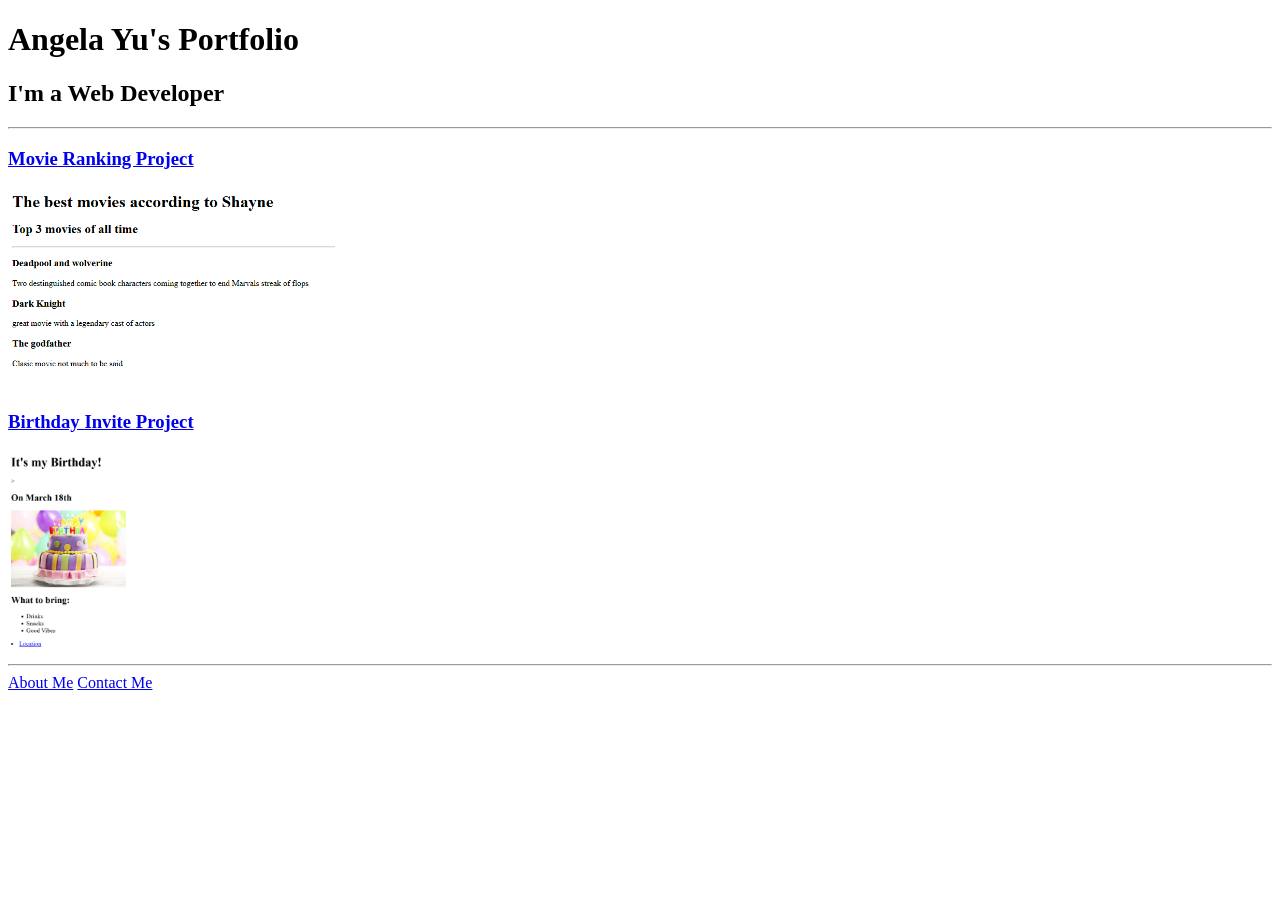
<file: solution.html>
<!DOCTYPE html>
<html lang="en">

<head>
  <meta charset="UTF-8">
  <title>Angela's Portfolio</title>
</head>

<body>
  <h1>Angela Yu's Portfolio</h1>
  <h2>I'm a Web Developer</h2>
  <hr />
  <h3><a href="./public/movie.html">Movie Ranking Project</a></h3>
  <img src="./assets/images/movie%20rank.png" height="200" alt="movie ranking project preview"/>
  <h3><a href="./public/birthday-invite.html">Birthday Invite Project</a></h3>
  <img src="./assets/images/bday.png" height="200" alt="birthday invite project preview"/>
  <hr />
  <a href="./public/about.html">About Me</a>
  <a href="./public/contact.html">Contact Me</a>
</body>

</html>
</file>
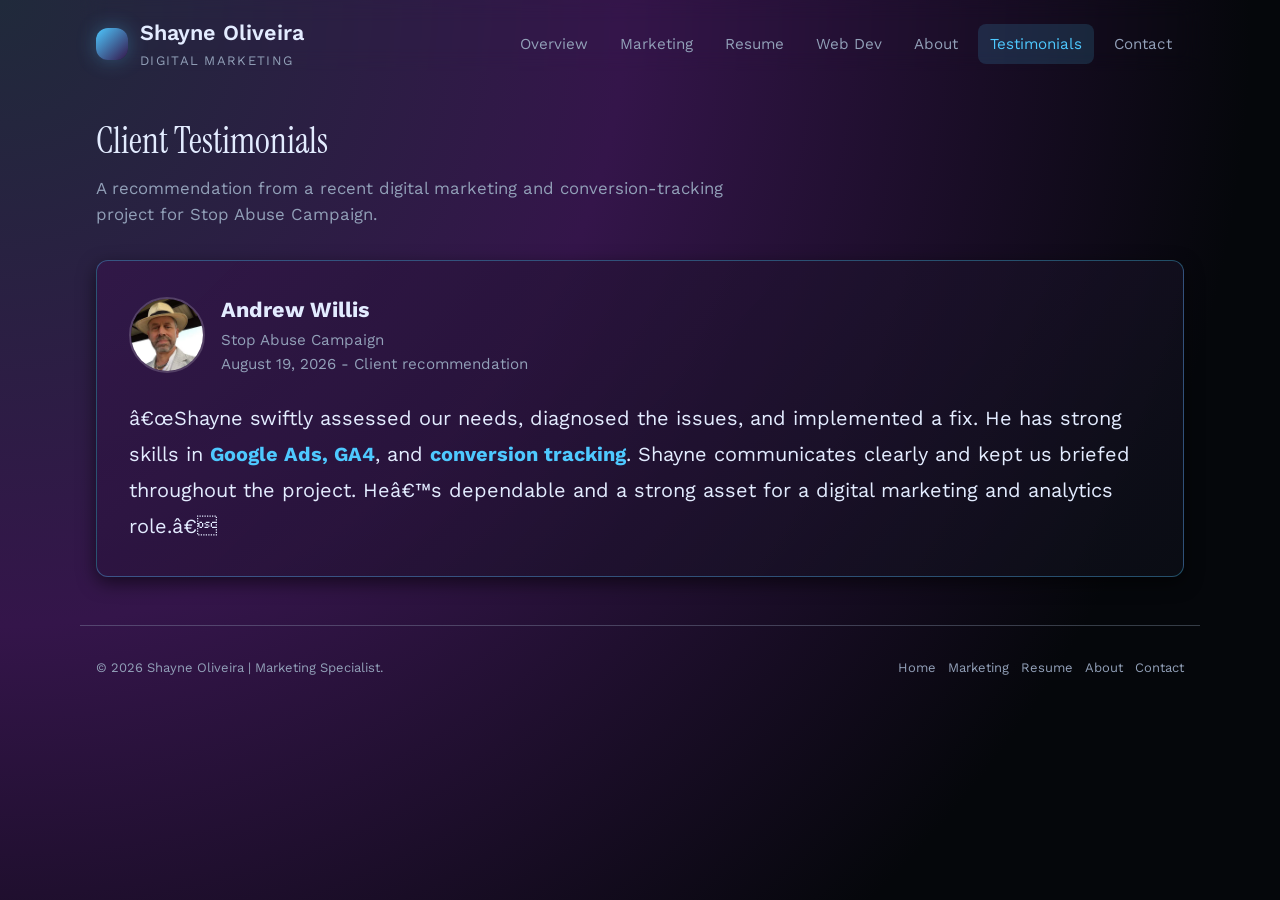
<file: testimonials.html>
﻿<!DOCTYPE html>
<html lang="en">
<head>
  <meta charset="UTF-8" />
  <meta name="viewport" content="width=device-width, initial-scale=1" />
  <meta name="description" content="Client testimonials for Shayne Oliveira, a Marketing Specialist focused on digital marketing, analytics, Google Ads, GA4, and conversion tracking." />
  <meta name="author" content="Shayne Oliveira" />
  <meta property="og:title" content="Client Testimonials | Shayne Oliveira" />
  <meta property="og:description" content="Read a client recommendation from Stop Abuse Campaign about Shayne Oliveira's digital marketing and analytics work." />
  <meta property="og:type" content="website" />
  <title>Client Testimonials | Shayne Oliveira</title>
  <link rel="canonical" href="https://user-ux-lab.github.io/Html-portfolio/testimonials.html" />
  <link rel="preconnect" href="https://fonts.googleapis.com" />
  <link rel="preconnect" href="https://fonts.gstatic.com" crossorigin />
  <link href="https://fonts.googleapis.com/css2?family=Work+Sans:wght@300;400;500;600;700&family=Instrument+Serif:ital@0;1&display=swap" rel="stylesheet" />
  <style>
    :root {
      --text-xs: .8125rem; --text-sm: .95rem; --text-base: 1.05rem; --text-lg: 1.35rem; --text-xl: 2.25rem;
      --space-2: .5rem; --space-3: .75rem; --space-4: 1rem; --space-6: 1.5rem; --space-8: 2rem; --space-12: 3rem;
      --bg: #05070b; --surface: rgba(12,16,23,.72); --border: #293244; --text: #e3ecff; --muted: #92a0b8;
      --primary: #4ec9ff; --primary-soft: rgba(78,201,255,.15); --purple: #34154a; --gold: #f2c46d; --radius: .75rem;
    }
    *, *::before, *::after { box-sizing: border-box; margin: 0; padding: 0; }
    body { min-height: 100vh; color: var(--text); background: radial-gradient(circle at top left,#202a3b 0,#34154a 40%,#05070b 80%); font: var(--text-base)/1.6 'Work Sans',system-ui,sans-serif; }
    a { color: inherit; text-decoration: none; }
    header, main, footer { max-width: 1120px; margin: 0 auto; padding-inline: var(--space-4); }
    header { padding-top: var(--space-4); display: flex; align-items: center; justify-content: space-between; gap: var(--space-4); position: sticky; top: 0; z-index: 2; backdrop-filter: blur(10px); }
    .logo a { display: flex; align-items: center; gap: var(--space-3); }
    .logo-mark { width: 32px; height: 32px; border-radius: var(--radius); background: linear-gradient(135deg,var(--primary),var(--purple)); box-shadow: 0 0 20px rgba(78,201,255,.3); }
    .logo-title { font-size: var(--text-lg); font-weight: 600; } .logo-subtitle { color: var(--muted); font-size: var(--text-xs); letter-spacing: .1em; text-transform: uppercase; }
    nav { display: flex; flex-wrap: wrap; gap: var(--space-2); } nav a { color: var(--muted); padding: var(--space-2) var(--space-3); border-radius: .5rem; font-size: var(--text-sm); } nav a:hover, nav a.active { color: var(--primary); background: var(--primary-soft); }
    main { padding-top: var(--space-12); padding-bottom: var(--space-12); }
    h1 { font: var(--text-xl)/1.2 'Instrument Serif',serif; margin-bottom: var(--space-3); } .intro { color: var(--muted); max-width: 680px; margin-bottom: var(--space-8); }
    .testimonial { display: block; padding: var(--space-8); background: linear-gradient(135deg,rgba(52,21,74,.7),var(--surface)); border: 1px solid rgba(78,201,255,.35); border-radius: var(--radius); box-shadow: 0 6px 18px rgba(0,0,0,.55); transition: 160ms ease; }
    .testimonial:hover, .testimonial:focus-visible { border-color: var(--primary); box-shadow: 0 0 28px rgba(78,201,255,.18); transform: translateY(-2px); outline: none; }
    .testimonial-top { display: flex; align-items: center; gap: var(--space-4); margin-bottom: var(--space-6); }
    .avatar { width: 76px; height: 76px; border-radius: 50%; overflow: hidden; flex: 0 0 auto; border: 2px solid rgba(255,255,255,.18); } .avatar img { display: block; width: 100%; height: 100%; object-fit: cover; }
    .name { font-size: var(--text-lg); font-weight: 700; } .meta { color: var(--muted); font-size: var(--text-sm); } blockquote { font-size: clamp(1.05rem,1rem + .45vw,1.25rem); line-height: 1.8; }
    blockquote strong { color: var(--primary); } footer { display: flex; justify-content: space-between; gap: var(--space-4); padding-top: var(--space-8); padding-bottom: var(--space-4); border-top: 1px solid rgba(147,160,184,.35); color: var(--muted); font-size: var(--text-xs); } .footer-links { display: flex; gap: var(--space-3); flex-wrap: wrap; }
    @media (max-width: 900px) { header, footer { flex-direction: column; align-items: flex-start; } } @media (max-width: 600px) { header, main, footer { padding-inline: var(--space-3); } .testimonial { padding: var(--space-6); } }
  </style>
</head>
<body>
  <header>
    <div class="logo"><a href="index.html"><div class="logo-mark" aria-hidden="true"></div><div><div class="logo-title">Shayne Oliveira</div><div class="logo-subtitle">Digital Marketing</div></div></a></div>
    <nav aria-label="Primary navigation">
      <a href="index.html">Overview</a><a href="marketing.html">Marketing</a><a href="resume.html">Resume</a><a href="webdev.html">Web Dev</a><a href="about.html">About</a><a href="testimonials.html" class="active">Testimonials</a><a href="contact.html">Contact</a>
    </nav>
  </header>
  <main>
    <h1>Client Testimonials</h1>
    <p class="intro">A recommendation from a recent digital marketing and conversion-tracking project for Stop Abuse Campaign.</p>
    <a class="testimonial" href="https://stopabusecampaign.org/stop-abuse-campaign-board/andrew-willis/" target="_blank" rel="noopener noreferrer" aria-label="Read Andrew Willis's recommendation on the Stop Abuse Campaign website">
      <div class="testimonial-top">
        <div class="avatar"><img src="assets/images/andrew-j.s.-willis.webp" alt="Andrew Willis portrait" /></div>
        <div><div class="name">Andrew Willis</div><div class="meta">Stop Abuse Campaign</div><div class="meta">August 19, 2026 - Client recommendation</div></div>
        </div>
        <blockquote>â€œShayne swiftly assessed our needs, diagnosed the issues, and implemented a fix. He has strong skills in <strong>Google Ads, GA4</strong>, and <strong>conversion tracking</strong>. Shayne communicates clearly and kept us briefed throughout the project. Heâ€™s dependable and a strong asset for a digital marketing and analytics role.â€</blockquote>
    </a>
  </main>
  <footer><div>&copy; 2026 Shayne Oliveira | Marketing Specialist.</div><div class="footer-links"><a href="index.html">Home</a><a href="marketing.html">Marketing</a><a href="resume.html">Resume</a><a href="about.html">About</a><a href="contact.html">Contact</a></div></footer>
</body>
</html>
</file>
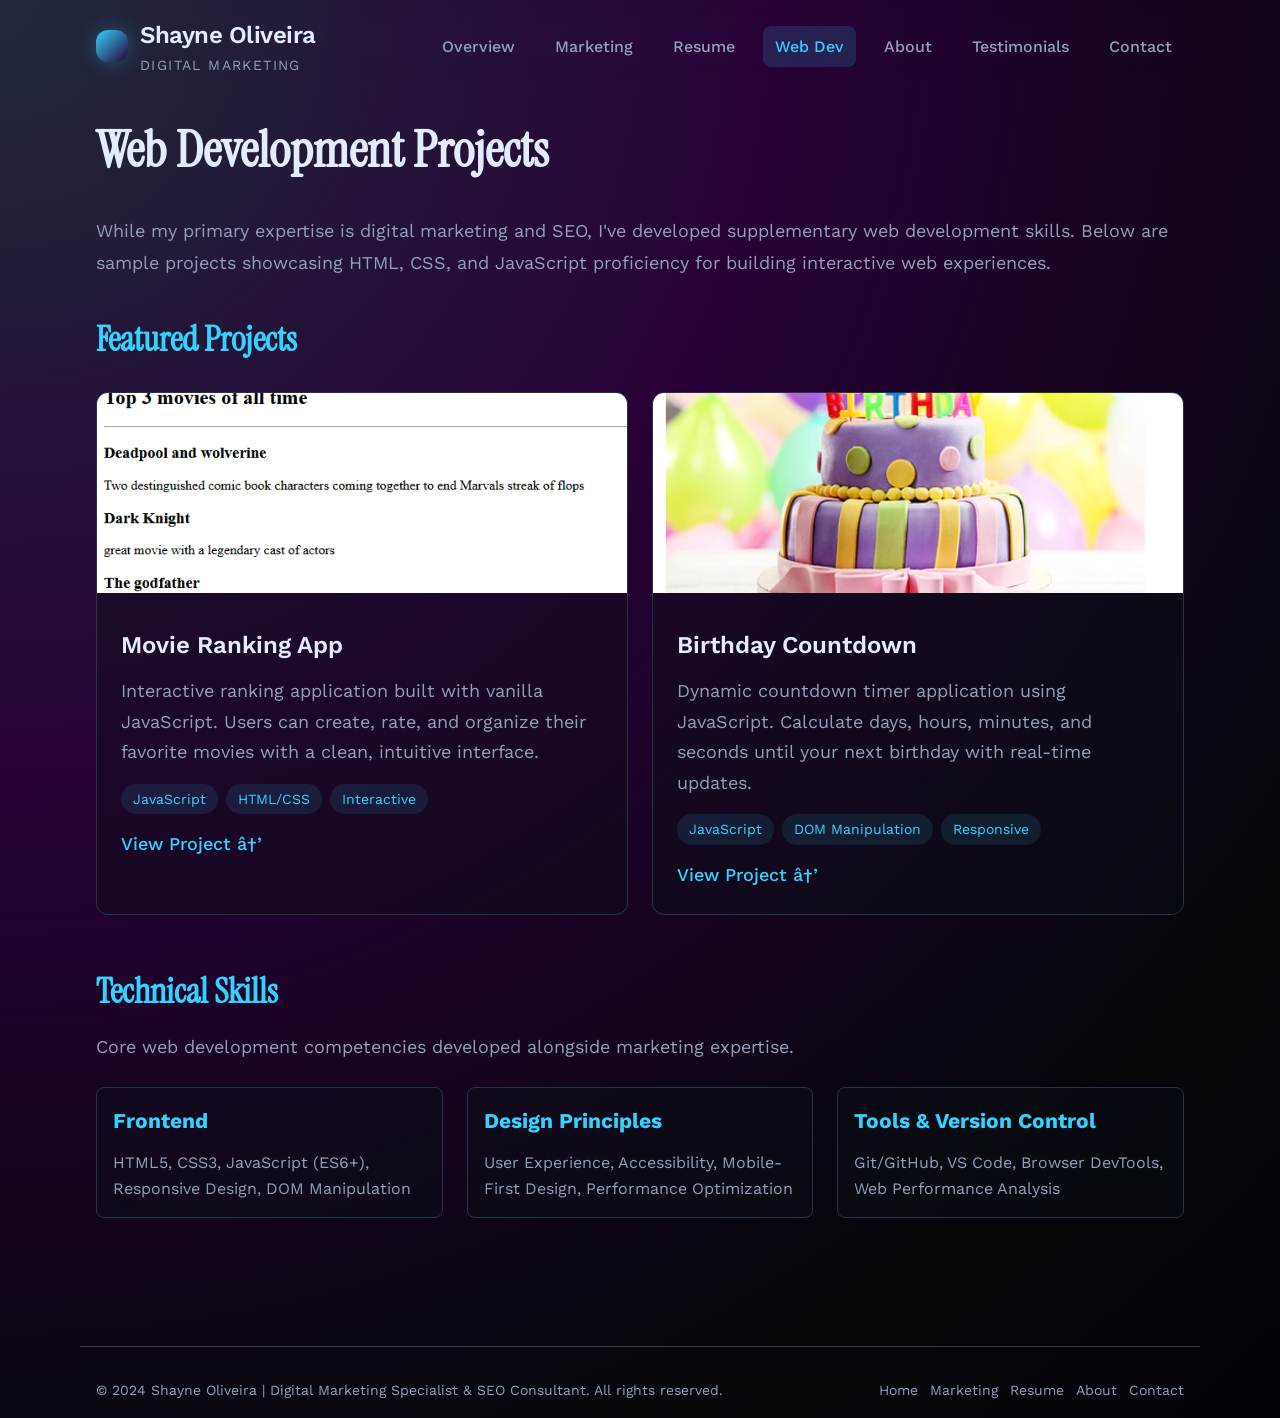
<file: webdev.html>
﻿<!DOCTYPE html>
<html lang="en">
<head>
  <meta charset="UTF-8" />
  <meta name="viewport" content="width=device-width, initial-scale=1" />
  <meta name="description" content="Web Development Portfolio | HTML, CSS, and JavaScript projects. Full-stack development and front-end design work for web applications and interactive experiences." />
  <meta name="keywords" content="web development, front-end development, HTML CSS JavaScript, web design, portfolio projects, interactive websites, responsive design" />
  <meta name="author" content="Shayne Oliveira" />
  <meta property="og:title" content="Web Development Projects | Portfolio | Shayne Oliveira" />
  <meta property="og:description" content="Showcase of web development projects and technical skills in modern front-end development." />
  <meta property="og:type" content="website" />
  <meta property="og:url" content="https://user-ux-lab.github.io/Html-portfolio/webdev.html" />
  <title>Web Development Portfolio | Projects & Code | Shayne Oliveira</title>
  <link rel="canonical" href="https://user-ux-lab.github.io/Html-portfolio/webdev.html" />
  <link rel="preconnect" href="https://fonts.googleapis.com" />
  <link rel="preconnect" href="https://fonts.gstatic.com" crossorigin />
  <link href="https://fonts.googleapis.com/css2?family=Work+Sans:wght@300;400;500;600;700&family=Instrument+Serif:ital@0;1&display=swap" rel="stylesheet" />
  <style>
    :root {
      --text-xs: clamp(0.75rem, 0.7rem + 0.25vw, 0.875rem);
      --text-sm: clamp(0.875rem, 0.8rem + 0.35vw, 1rem);
      --text-base: clamp(1rem, 0.95rem + 0.25vw, 1.125rem);
      --text-lg: clamp(1.125rem, 1rem + 0.75vw, 1.5rem);
      --text-xl: clamp(1.5rem, 1.2rem + 1.25vw, 2.25rem);
      --text-2xl: clamp(2rem, 1.2rem + 2.5vw, 3.5rem);

      --space-1: 0.25rem;
      --space-2: 0.5rem;
      --space-3: 0.75rem;
      --space-4: 1rem;
      --space-5: 1.25rem;
      --space-6: 1.5rem;
      --space-8: 2rem;
      --space-10: 2.5rem;
      --space-12: 3rem;
      --space-16: 4rem;

      --color-bg: #05070b;
      --color-surface: #0c1017;
      --color-surface-2: #151b25;
      --color-border: #293244;
      --color-text: #e3ecff;
      --color-text-muted: #92a0b8;
      --color-primary: #34d3ff;
      --color-primary-hover: #1ca7d1;
      --color-primary-soft: rgba(52, 211, 255, 0.15);
      --color-purple: #280137;
      --color-purple-soft: rgba(40, 1, 55, 0.3);

      --radius-sm: 0.375rem;
      --radius-md: 0.5rem;
      --radius-lg: 0.75rem;
      --radius-full: 9999px;

      --shadow-sm: 0 1px 2px rgba(0, 0, 0, 0.35);
      --shadow-md: 0 6px 18px rgba(0, 0, 0, 0.55);
    }

    *, *::before, *::after { box-sizing: border-box; margin: 0; padding: 0; }
    html { text-size-adjust: none; scroll-behavior: smooth; }
    body {
      min-height: 100vh;
      font-family: 'Work Sans', system-ui, -apple-system, BlinkMacSystemFont, 'Segoe UI', sans-serif;
      font-size: var(--text-base);
      line-height: 1.6;
      color: var(--color-text);
      background: radial-gradient(circle at top left, #202a3b 0, #280137 40%, #05070b 80%, #020308 100%);
    }

    a, button { font: inherit; color: inherit; text-decoration: none; border: none; background: none; cursor: pointer; transition: 160ms ease; }

    header {
      max-width: 1120px;
      margin: 0 auto;
      padding: var(--space-4) var(--space-4) 0;
      display: flex;
      align-items: center;
      justify-content: space-between;
      gap: var(--space-4);
      position: sticky;
      top: 0;
      z-index: 10;
      backdrop-filter: blur(10px);
    }

    .logo { display: flex; align-items: center; gap: var(--space-3); }
    .logo a { display: flex; align-items: center; gap: var(--space-3); color: inherit; text-decoration: none; }
    .logo-mark {
      width: 32px; height: 32px; border-radius: var(--radius-lg);
      background: linear-gradient(135deg, var(--color-primary), var(--color-purple));
      box-shadow: 0 0 20px rgba(52, 211, 255, 0.3);
    }
    .logo-type-title { font-weight: 600; font-size: var(--text-lg); letter-spacing: -0.02em; }
    .logo-type-subtitle { font-size: var(--text-xs); color: var(--color-text-muted); text-transform: uppercase; letter-spacing: 0.1em; }

    .nav-links { display: flex; gap: var(--space-4); flex-wrap: wrap; }
    .nav-link {
      font-size: var(--text-sm);
      font-weight: 500;
      color: var(--color-text-muted);
      padding: var(--space-2) var(--space-3);
      border-radius: var(--radius-md);
      transition: all 160ms ease;
    }
    .nav-link:hover { color: var(--color-primary); }
    .nav-link.active { color: var(--color-primary); background: var(--color-primary-soft); }

    .page-shell { max-width: 1120px; margin: 0 auto; padding: var(--space-8) var(--space-4); }

    .page-title {
      font-family: 'Instrument Serif', serif;
      font-size: var(--text-2xl);
      margin-bottom: var(--space-6);
    }

    .section { margin-bottom: var(--space-12); }
    .section-header {
      margin-bottom: var(--space-6);
    }
    .section-header h2 {
      font-family: 'Instrument Serif', serif;
      font-size: var(--text-xl);
      margin-bottom: var(--space-3);
      color: var(--color-primary);
    }
    .section-header p { color: var(--color-text-muted); line-height: 1.8; }

    .project-grid {
      display: grid;
      grid-template-columns: repeat(auto-fit, minmax(320px, 1fr));
      gap: var(--space-6);
    }

    .project-card {
      border-radius: var(--radius-lg);
      overflow: hidden;
      background: rgba(12, 16, 23, 0.4);
      border: 1px solid var(--color-border);
      transition: all 160ms ease;
    }
    .project-card:hover {
      border-color: var(--color-primary);
      transform: translateY(-4px);
    }

    .project-image {
      width: 100%;
      height: 200px;
      object-fit: cover;
      background: linear-gradient(135deg, rgba(52, 211, 255, 0.1), rgba(40, 1, 55, 0.1));
    }

    .project-content {
      padding: var(--space-6);
    }

    .project-title { font-weight: 600; font-size: var(--text-lg); margin-bottom: var(--space-3); }
    .project-description { color: var(--color-text-muted); line-height: 1.7; margin-bottom: var(--space-4); }

    .project-tags {
      display: flex;
      gap: var(--space-2);
      flex-wrap: wrap;
      margin-bottom: var(--space-4);
    }

    .project-tag {
      font-size: var(--text-xs);
      padding: var(--space-1) var(--space-3);
      background: rgba(52, 211, 255, 0.1);
      color: var(--color-primary);
      border-radius: var(--radius-full);
    }

    .project-link {
      color: var(--color-primary);
      font-weight: 500;
      display: inline-flex;
      align-items: center;
      gap: var(--space-2);
    }
    .project-link:hover { text-decoration: underline; }

    footer {
      max-width: 1120px; margin: 0 auto; padding: var(--space-8) var(--space-4) var(--space-4);
      font-size: var(--text-xs); color: var(--color-text-muted); display: flex; justify-content: space-between;
      gap: var(--space-4); border-top: 1px solid rgba(147,160,184,.35); margin-top: var(--space-12);
    }
    .footer-links { display: flex; gap: var(--space-3); flex-wrap: wrap; }

    @media (max-width: 900px) {
      .page-shell { padding-inline: var(--space-4); }
      header, footer { flex-direction: column; align-items: flex-start; }
    }
    @media (max-width: 600px) {
      .page-shell { padding-inline: var(--space-3); }
      .nav-links { gap: var(--space-2); }
      .nav-link { font-size: var(--text-xs); padding: var(--space-2); }
      .project-grid { grid-template-columns: 1fr; }
    }
  </style>
</head>
<body>
  <header>
    <div class="logo">
      <a href="index.html">
        <div class="logo-mark" aria-hidden="true"></div>
        <div>
          <div class="logo-type-title">Shayne Oliveira</div>
          <div class="logo-type-subtitle">Digital Marketing</div>
        </div>
      </a>
    </div>
    <nav class="nav-links" aria-label="Primary navigation">
      <a href="index.html" class="nav-link">Overview</a>
      <a href="marketing.html" class="nav-link">Marketing</a>
      <a href="resume.html" class="nav-link">Resume</a>
      <a href="webdev.html" class="nav-link active">Web Dev</a>
      <a href="about.html" class="nav-link">About</a>
      <a href="testimonials.html" class="nav-link">Testimonials</a>
      <a href="contact.html" class="nav-link">Contact</a>
    </nav>
  </header>

  <main class="page-shell">
    <h1 class="page-title">Web Development Projects</h1>
    <p style="color: var(--color-text-muted); margin-bottom: var(--space-8); line-height: 1.8;">While my primary expertise is digital marketing and SEO, I've developed supplementary web development skills. Below are sample projects showcasing HTML, CSS, and JavaScript proficiency for building interactive web experiences.</p>

    <section class="section" aria-labelledby="projects-title">
      <div class="section-header">
        <h2 id="projects-title">Featured Projects</h2>
      </div>

      <div class="project-grid">
        <div class="project-card">
          <img src="assets/images/movie%20rank.png" alt="Movie Ranking Application - JavaScript project displaying ranked movies" class="project-image" />
          <div class="project-content">
            <h3 class="project-title">Movie Ranking App</h3>
            <p class="project-description">Interactive ranking application built with vanilla JavaScript. Users can create, rate, and organize their favorite movies with a clean, intuitive interface.</p>
            <div class="project-tags">
              <span class="project-tag">JavaScript</span>
              <span class="project-tag">HTML/CSS</span>
              <span class="project-tag">Interactive</span>
            </div>
            <a href="public/movie.html" class="project-link">View Project â†’</a>
          </div>
        </div>

        <div class="project-card">
          <img src="assets/images/bday.png" alt="Birthday Countdown Timer - JavaScript countdown application" class="project-image" />
          <div class="project-content">
            <h3 class="project-title">Birthday Countdown</h3>
            <p class="project-description">Dynamic countdown timer application using JavaScript. Calculate days, hours, minutes, and seconds until your next birthday with real-time updates.</p>
            <div class="project-tags">
              <span class="project-tag">JavaScript</span>
              <span class="project-tag">DOM Manipulation</span>
              <span class="project-tag">Responsive</span>
            </div>
            <a href="public/bday.html" class="project-link">View Project â†’</a>
          </div>
        </div>
      </div>
    </section>

    <section class="section">
      <div class="section-header">
        <h2>Technical Skills</h2>
        <p>Core web development competencies developed alongside marketing expertise.</p>
      </div>
      <div style="display: grid; grid-template-columns: repeat(auto-fit, minmax(250px, 1fr)); gap: var(--space-6);">
        <div style="padding: var(--space-4); background: rgba(12, 16, 23, 0.4); border: 1px solid var(--color-border); border-radius: var(--radius-md);">
          <h3 style="color: var(--color-primary); margin-bottom: var(--space-3);">Frontend</h3>
          <p style="color: var(--color-text-muted); font-size: var(--text-sm);">HTML5, CSS3, JavaScript (ES6+), Responsive Design, DOM Manipulation</p>
        </div>
        <div style="padding: var(--space-4); background: rgba(12, 16, 23, 0.4); border: 1px solid var(--color-border); border-radius: var(--radius-md);">
          <h3 style="color: var(--color-primary); margin-bottom: var(--space-3);">Design Principles</h3>
          <p style="color: var(--color-text-muted); font-size: var(--text-sm);">User Experience, Accessibility, Mobile-First Design, Performance Optimization</p>
        </div>
        <div style="padding: var(--space-4); background: rgba(12, 16, 23, 0.4); border: 1px solid var(--color-border); border-radius: var(--radius-md);">
          <h3 style="color: var(--color-primary); margin-bottom: var(--space-3);">Tools & Version Control</h3>
          <p style="color: var(--color-text-muted); font-size: var(--text-sm);">Git/GitHub, VS Code, Browser DevTools, Web Performance Analysis</p>
        </div>
      </div>
    </section>
  </main>

  <footer role="contentinfo">
    <div>&copy; 2024 Shayne Oliveira | Digital Marketing Specialist & SEO Consultant. All rights reserved.</div>
    <div class="footer-links">
      <a href="index.html">Home</a>
      <a href="marketing.html">Marketing</a>
      <a href="resume.html">Resume</a>
      <a href="about.html">About</a>
      <a href="contact.html">Contact</a>
    </div>
  </footer>

  <script>
    document.querySelectorAll('.nav-link').forEach(link => {
      const href = link.getAttribute('href');
      const currentPage = window.location.pathname.split('/').pop() || 'index.html';
      if ((href === '/' && (currentPage === '' || currentPage === 'index.html')) || href === currentPage) {
        link.classList.add('active');
      } else {
        link.classList.remove('active');
      }
    });
  </script>
</body>
</html>
</file>
